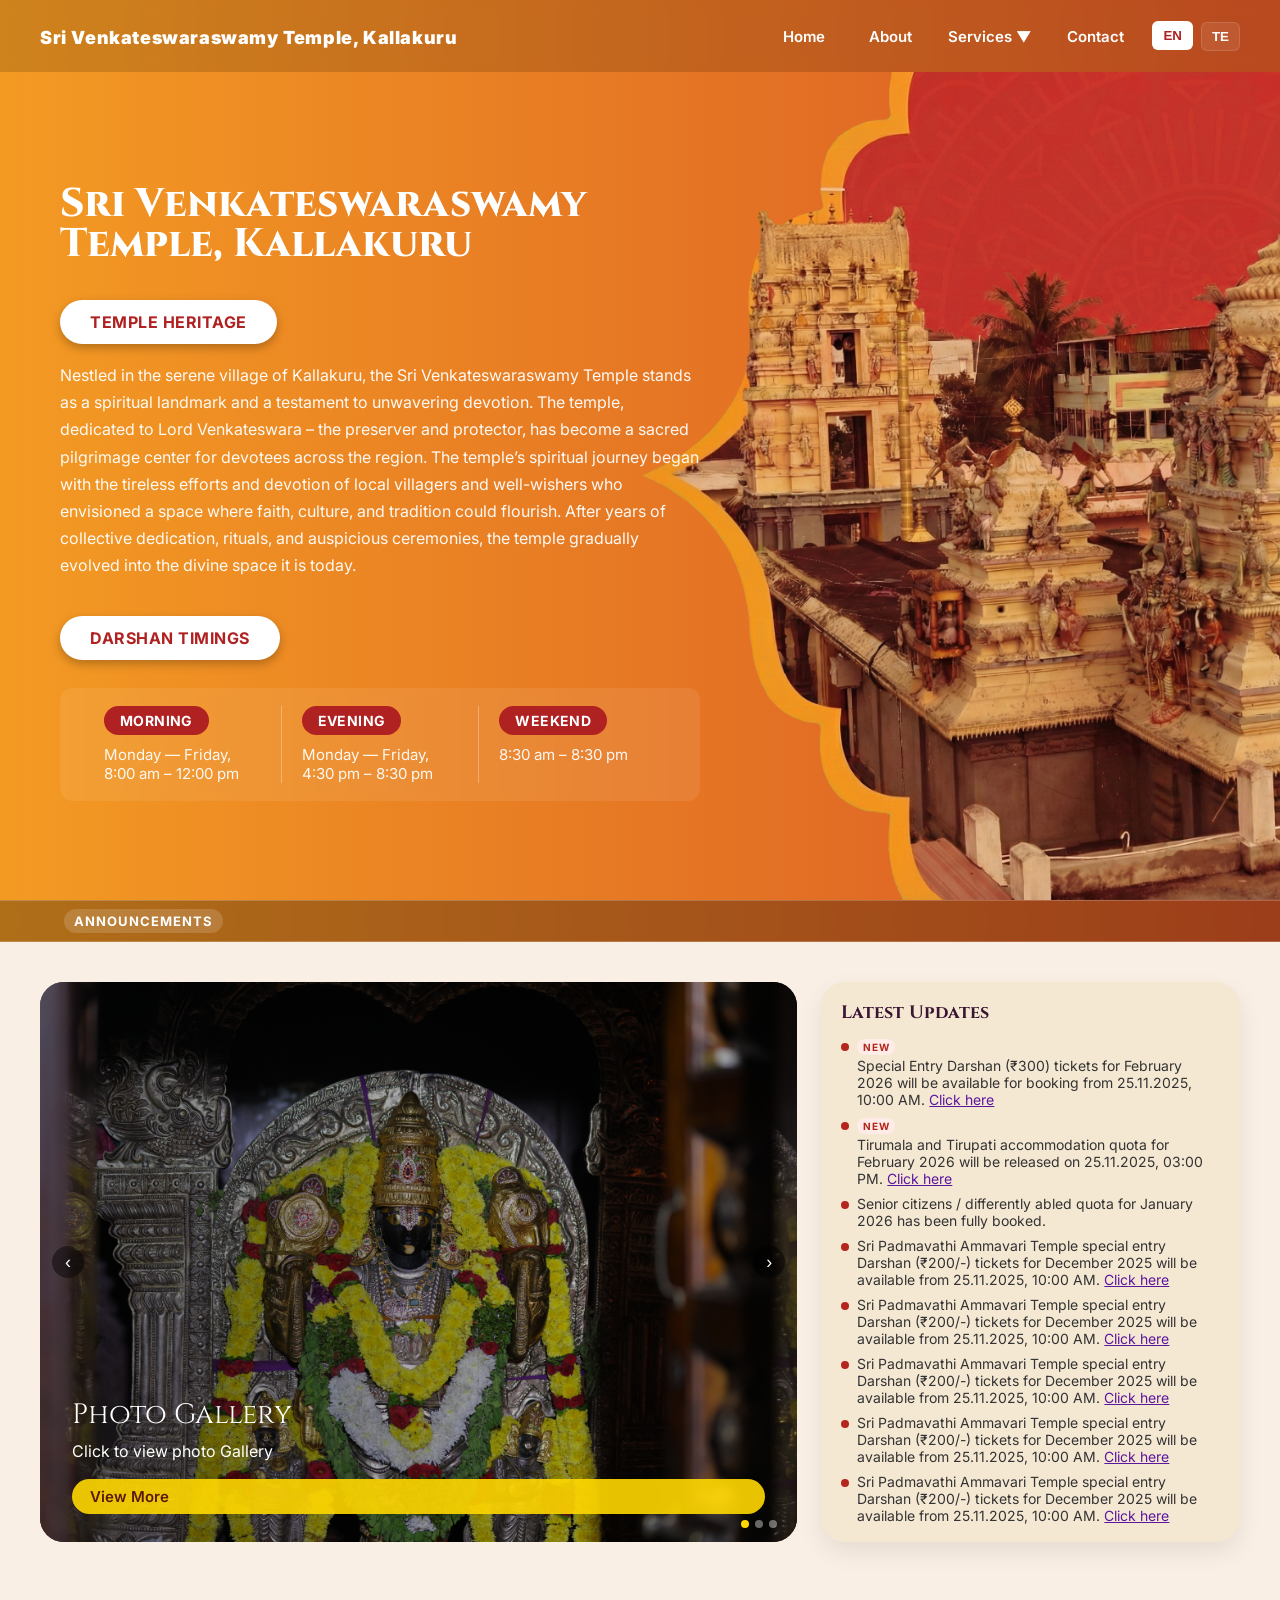
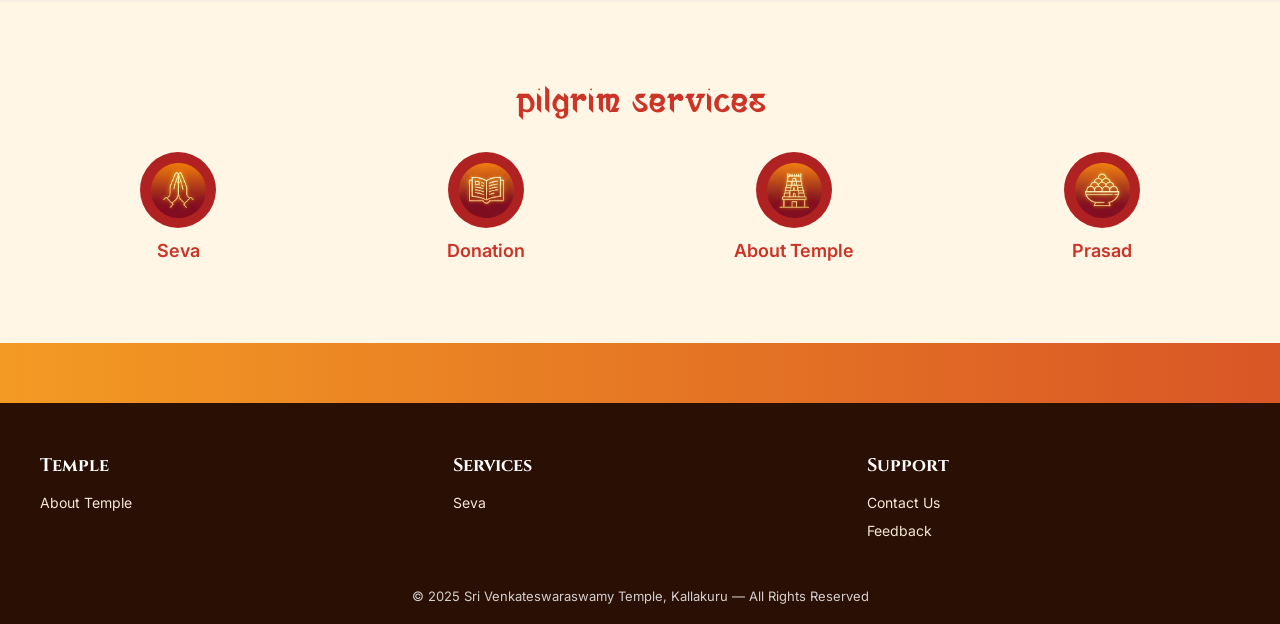
<file: index.html>
<!DOCTYPE html>
<html lang="en">
  <head>
    <meta charset="utf-8" />
    <meta name="viewport" content="width=device-width,initial-scale=1" />
    <title data-i18n="meta.title">Valley Hindu Temple — Curve Visible</title>
    <link rel="stylesheet" href="index.css">
    <!-- Load Google Fonts: Inter, Noto Sans Telugu, Ramabhadra -->
    <link rel="preconnect" href="https://fonts.gstatic.com" crossorigin>
    <link href="https://fonts.googleapis.com/css2?family=Inter:ital,opsz,wght@0,14..32,100..900;1,14..32,100..900&family=Noto+Sans+Telugu:wght@100..900&family=Ramabhadra&display=swap" rel="stylesheet">
    <!-- <style>
      
    </style> -->
  </head>
  <body>
    <!-- ---------------- NAVBAR ---------------- -->
    <div id="navbar-placeholder"></div>

    <!-- ---------------- HERO SECTION ---------------- -->
    <div class="wrap">
      <section class="left">
        <div class="inner">
          <h1 data-i18n="hero.title">Sri Venkateswaraswamy Temple, Kallakuru</h1>

          <div class="cta-pill" data-i18n="cta.heritage">TEMPLE HERITAGE</div>

          <p class="lead" data-i18n="hero.lead">
            Nestled in the serene village of Kallakuru, the Sri Venkateswaraswamy Temple stands as a spiritual landmark and a testament to unwavering devotion. The temple, dedicated to Lord Venkateswara – the preserver and protector, has become a sacred pilgrimage center for devotees across the region. The temple’s spiritual journey began with the tireless efforts and devotion of local villagers and well-wishers who envisioned a space where faith, culture, and tradition could flourish. After years of collective dedication, rituals, and auspicious ceremonies, the temple gradually evolved into the divine space it is today.
          </p>

          <div class="cta-pill" data-i18n="darshan.title">DARSHAN TIMINGS</div>

          <!-- NEW SIDE-BY-SIDE THREE-COLUMN TIMINGS -->
          <div class="timing">
            <div class="timing-grid">
              <div class="timing-col">
                <div class="time-pill" data-i18n="times.morning.label">Morning</div>
                <p data-i18n="times.morning.text">Monday — Friday, 8:00 am – 12:00 pm</p>
              </div>

              <div class="timing-col">
                <div class="time-pill" data-i18n="times.evening.label">Evening</div>
                <p data-i18n="times.evening.text">Monday — Friday, 4:30 pm – 8:30 pm</p>
              </div>

              <div class="timing-col">
                <div class="time-pill" data-i18n="times.weekend.label">Weekend</div>
                <p data-i18n="times.weekend.text">8:30 am – 8:30 pm</p>
              </div>
            </div>
          </div>
        </div>
      </section>

      <aside class="right">
        <img src="hero_banner_desktop.png" alt="Temple artwork" class="hero-img" />
        <div class="mobile-hero-title" data-i18n="hero.title">
          Sri Venkateswaraswamy Temple, Kallakuru
        </div>
      </aside>
    </div>

    <!-- --------- ANNOUNCEMENT BAR (ticker) ---------- -->
    <div class="announcement-bar">
      <div class="announcement-inner">
        <span class="announcement-label" data-i18n="announcement.label">Announcements</span>
        <div class="ticker">
          <div class="ticker-track">
            <span class="ticker-item" data-i18n="announcement.item1">Free health camp this Sunday 9:00 am – 1:00 pm &nbsp;•&nbsp;</span>
            <span class="ticker-item" data-i18n="announcement.item2">Temple closed for maintenance on 15th after 2:00 pm &nbsp;•&nbsp;</span>
            <span class="ticker-item" data-i18n="announcement.item3">Weekly Bhajan every Friday 7:00 pm onwards</span>
          </div>
        </div>
      </div>
    </div>

    <!-- ========= IMAGE CAROUSEL + LATEST UPDATES ========= -->
    <section class="info-section">
      <div class="info-grid">
        <!-- Carousel -->
        <div class="carousel">
          <div class="carousel-inner">
            <div class="carousel-slide active">
              <img src="carousel/pic1.JPG" alt="PIC 1" />
              <div class="carousel-overlay">
                <div class="carousel-title" data-i18n="carousel.slide0.title">Photo Gallery</div>
                <div class="carousel-subtitle" data-i18n="carousel.slide0.subtitle">Click to view photo Gallery</div>
                <span class="carousel-cta" data-i18n="carousel.cta">View More</span>
              </div>
            </div>

            <div class="carousel-slide">
              <img src="carousel/pic2.JPG" alt="Festival" />
              <div class="carousel-overlay">
                <div class="carousel-title" data-i18n="carousel.slide1.title">Festival</div>
                <div class="carousel-subtitle" data-i18n="carousel.slide1.subtitle">Held on 26/11/2025</div>
                <span class="carousel-cta" data-i18n="carousel.cta">View More</span>
              </div>
            </div>

            <div class="carousel-slide">
              <img src="carousel/pic3.JPG" alt="PIC 3" />
              <div class="carousel-overlay">
                <div class="carousel-title" data-i18n="carousel.slide2.title">Recent</div>
                <div class="carousel-subtitle" data-i18n="carousel.slide2.subtitle">Recent</div>
                <span class="carousel-cta" data-i18n="carousel.cta">View More</span>
              </div>
            </div>
          </div>

          <!-- arrows -->
          <button
            class="carousel-arrow left"
            type="button"
            aria-label="Previous slide"
          >
            ‹
          </button>
          <button
            class="carousel-arrow right"
            type="button"
            aria-label="Next slide"
          >
            ›
          </button>

          <!-- dots -->
          <div class="carousel-dots">
            <div class="carousel-dot active" data-index="0"></div>
            <div class="carousel-dot" data-index="1"></div>
            <div class="carousel-dot" data-index="2"></div>
          </div>
        </div>

        <!-- Latest Updates -->
        <aside class="updates-card">
          <h3 data-i18n="updates.title">Latest Updates</h3>
          <ul class="updates-list">
            <li class="updates-item">
              <span class="updates-dot"></span>
              <div class="updates-content" data-i18n="updates.item0"><span class="badge-new">New</span><br />Special Entry Darshan (₹300) tickets for February&nbsp;2026 will be available for booking from 25.11.2025, 10:00&nbsp;AM. <a href="#">Click here</a></div>
            </li>

            <li class="updates-item">
              <span class="updates-dot"></span>
              <div class="updates-content" data-i18n="updates.item1"><span class="badge-new">New</span><br />Tirumala and Tirupati accommodation quota for February&nbsp;2026 will be released on 25.11.2025, 03:00&nbsp;PM. <a href="#">Click here</a></div>
            </li>

            <li class="updates-item">
              <span class="updates-dot"></span>
              <div class="updates-content" data-i18n="updates.item2">Senior citizens / differently abled quota for January&nbsp;2026 has been fully booked.</div>
            </li>

            <li class="updates-item">
              <span class="updates-dot"></span>
              <div class="updates-content" data-i18n="updates.item3">Sri Padmavathi Ammavari Temple special entry Darshan (₹200/-) tickets for December&nbsp;2025 will be available from 25.11.2025, 10:00&nbsp;AM. <a href="#">Click here</a></div>
            </li>

            <li class="updates-item">
              <span class="updates-dot"></span>
              <div class="updates-content" data-i18n="updates.item4">Sri Padmavathi Ammavari Temple special entry Darshan (₹200/-) tickets for December&nbsp;2025 will be available from 25.11.2025, 10:00&nbsp;AM. <a href="#">Click here</a></div>
            </li>

            <li class="updates-item">
              <span class="updates-dot"></span>
              <div class="updates-content" data-i18n="updates.item5">Sri Padmavathi Ammavari Temple special entry Darshan (₹200/-) tickets for December&nbsp;2025 will be available from 25.11.2025, 10:00&nbsp;AM. <a href="#">Click here</a></div>
            </li>

            <li class="updates-item">
              <span class="updates-dot"></span>
              <div class="updates-content" data-i18n="updates.item6">Sri Padmavathi Ammavari Temple special entry Darshan (₹200/-) tickets for December&nbsp;2025 will be available from 25.11.2025, 10:00&nbsp;AM. <a href="#">Click here</a></div>
            </li>

            <li class="updates-item">
              <span class="updates-dot"></span>
              <div class="updates-content" data-i18n="updates.item7">Sri Padmavathi Ammavari Temple special entry Darshan (₹200/-) tickets for December&nbsp;2025 will be available from 25.11.2025, 10:00&nbsp;AM. <a href="#">Click here</a></div>
            </li>
          </ul>
        </aside>
      </div>
    </section>

    <!-- NEW SECTION BELOW HERO -->
    <section class="below">
      <div class="below-inner">
        <h2 data-i18n="services.title">Piligram Services</h2>
      </div>
      <div class="services-grid">
        <a href="seva.html" class="service-card">
          <div class="service-icon">
            <img src="icons/pray.png" alt="Arjitha Sevas" />
          </div>
          <div class="service-label" data-i18n="services.seva">Seva</div>
        </a>    
        <a href="donations.html" class="service-card">
          <div class="service-icon">
            <img src="icons/book.png" alt="Special Darshan" />
          </div>
          <div class="service-label" data-i18n="services.donation">Donation</div>
        </a>

        <a href="about.html" class="service-card">
          <div class="service-icon">
            <img src="icons/temple.png" alt="Accommodation" />
          </div>
          <div class="service-label" data-i18n="services.about">About Temple</div>
        </a>

        <a href="#" class="service-card">
          <div class="service-icon">
            <img src="icons/prasad.png" alt="Special Darshan" />
          </div>
          <div class="service-label" data-i18n="services.prasad">prasad</div>
        </a>

        <!-- duplicate more -->
      </div>
    </section>

    <div id="footer-placeholder"></div>

    <!-- simple JS for carousel -->
    <script src="translations.index.js"></script>
    <script src="index.js"></script>
  </body>
</html>
</file>
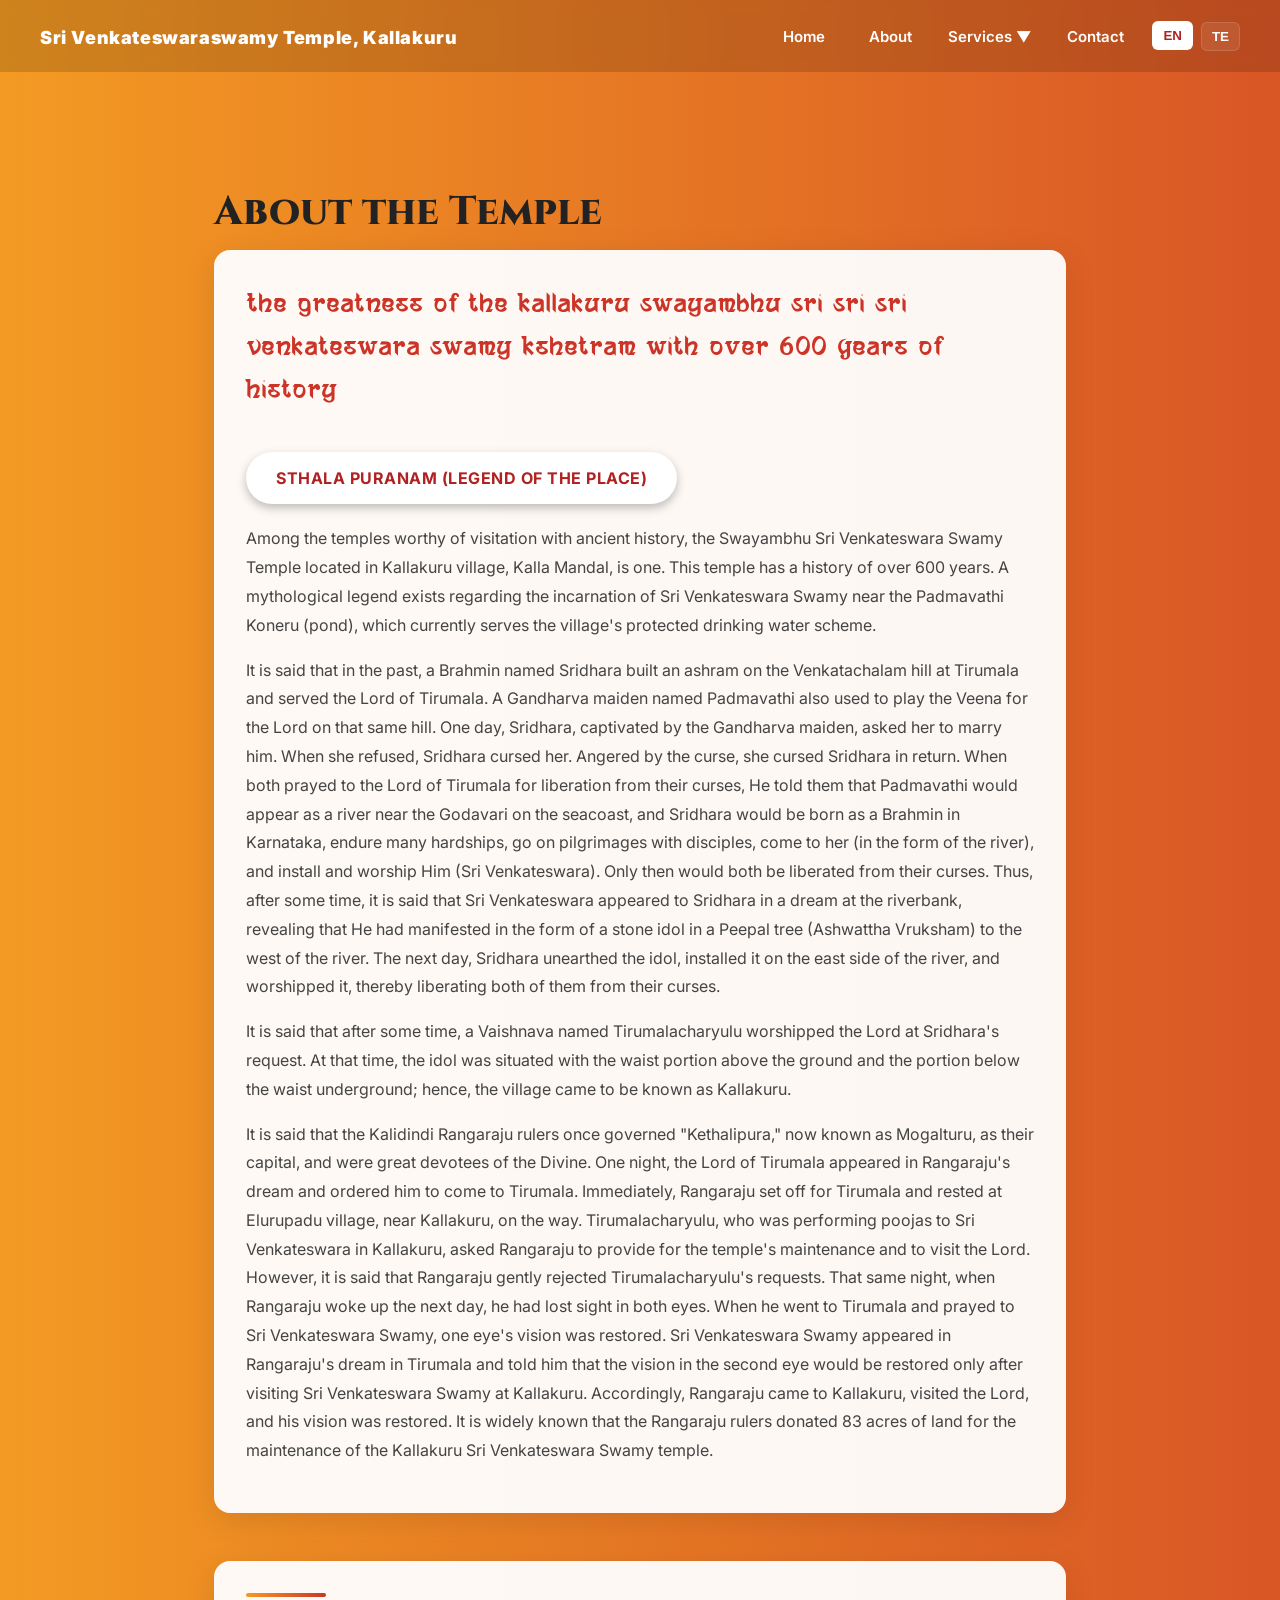
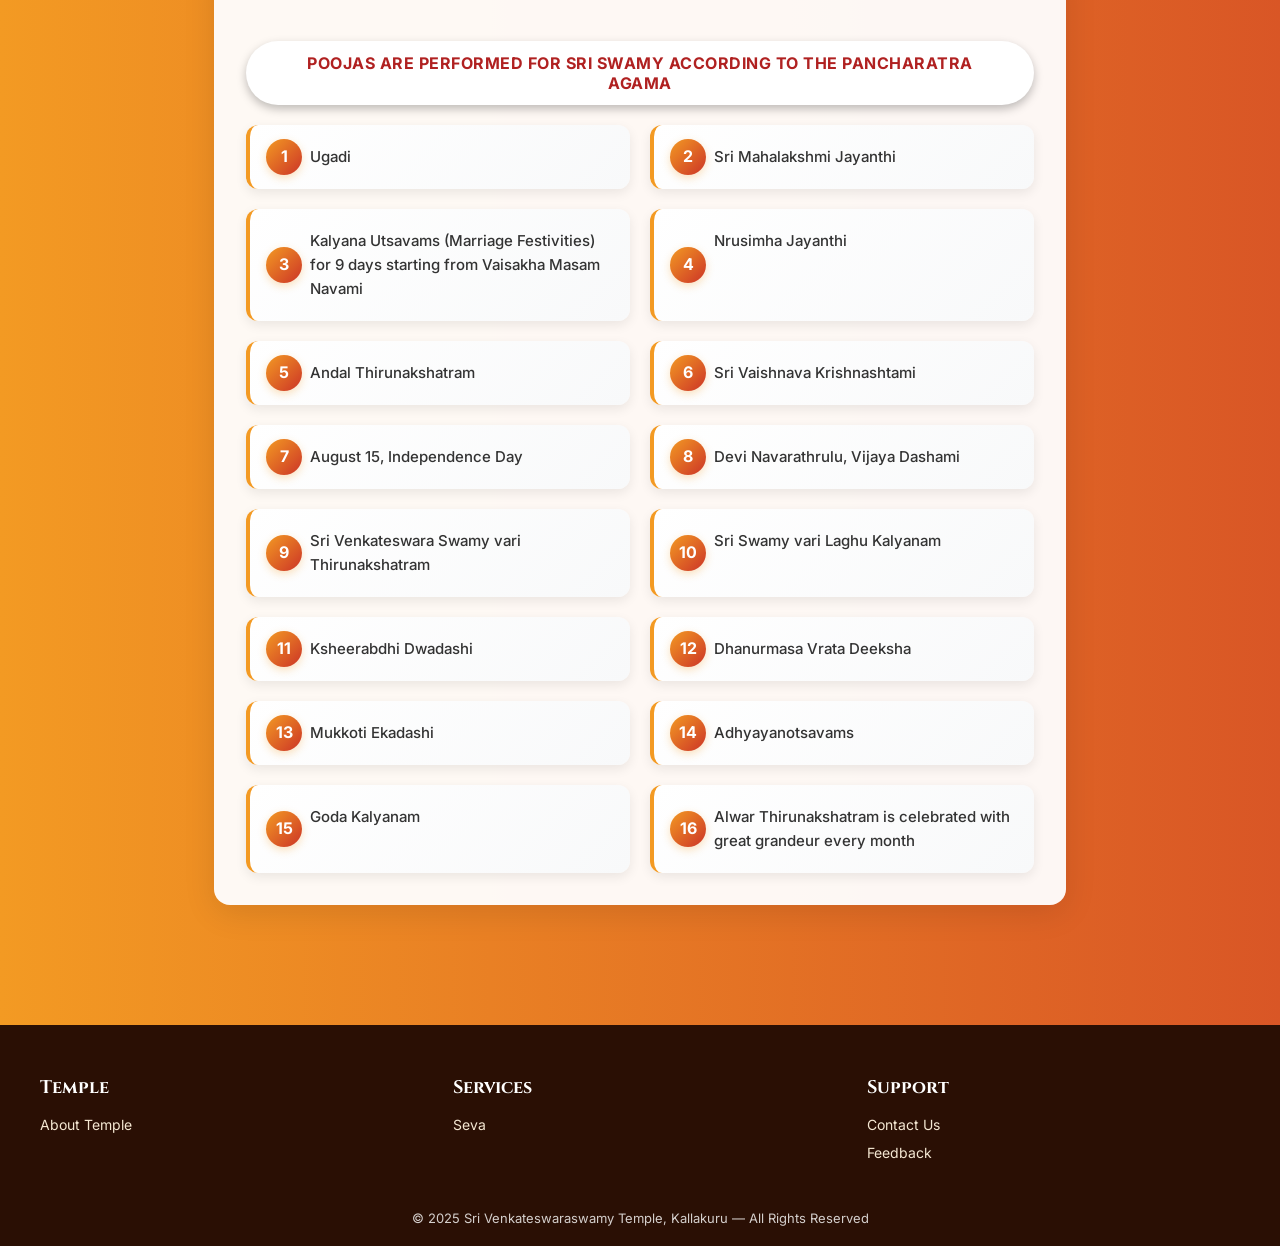
<file: about.html>
<!DOCTYPE html>
<html lang="en">
  <head>
    <meta charset="utf-8" />
    <meta name="viewport" content="width=device-width,initial-scale=1" />
    <title data-i18n="about.meta">About — Sri Venkateswaraswamy Temple</title>
    <link rel="stylesheet" href="index.css">
    <!-- Load Google Fonts: Inter, Noto Sans Telugu, Ramabhadra -->
    <link rel="preconnect" href="https://fonts.gstatic.com" crossorigin>
    <link href="https://fonts.googleapis.com/css2?family=Inter:ital,opsz,wght@0,14..32,100..900;1,14..32,100..900&family=Noto+Sans+Telugu:wght@100..900&family=Ramabhadra&display=swap" rel="stylesheet">
  </head>
  <body>
    <div id="navbar-placeholder"></div>

    <main class="noto-sans-telugu-400" style="padding:120px 24px 60px;max-width:900px;margin:0 auto;color:#222;background:transparent;">
      <h1 data-i18n="about.title" class="ramabhadra-regular noto-sans-telugu-700">About the Temple</h1>

      <section style="margin-top:16px;" data-i18n="about.history" class="noto-sans-telugu-400"> </section>

      <div data-i18n="about.events" class="noto-sans-telugu-400"></div>

    </main>

    <div id="footer-placeholder"></div>

    <script src="translations.about.js"></script>
    <script src="index.js"></script>
  </body>
</html>
</file>
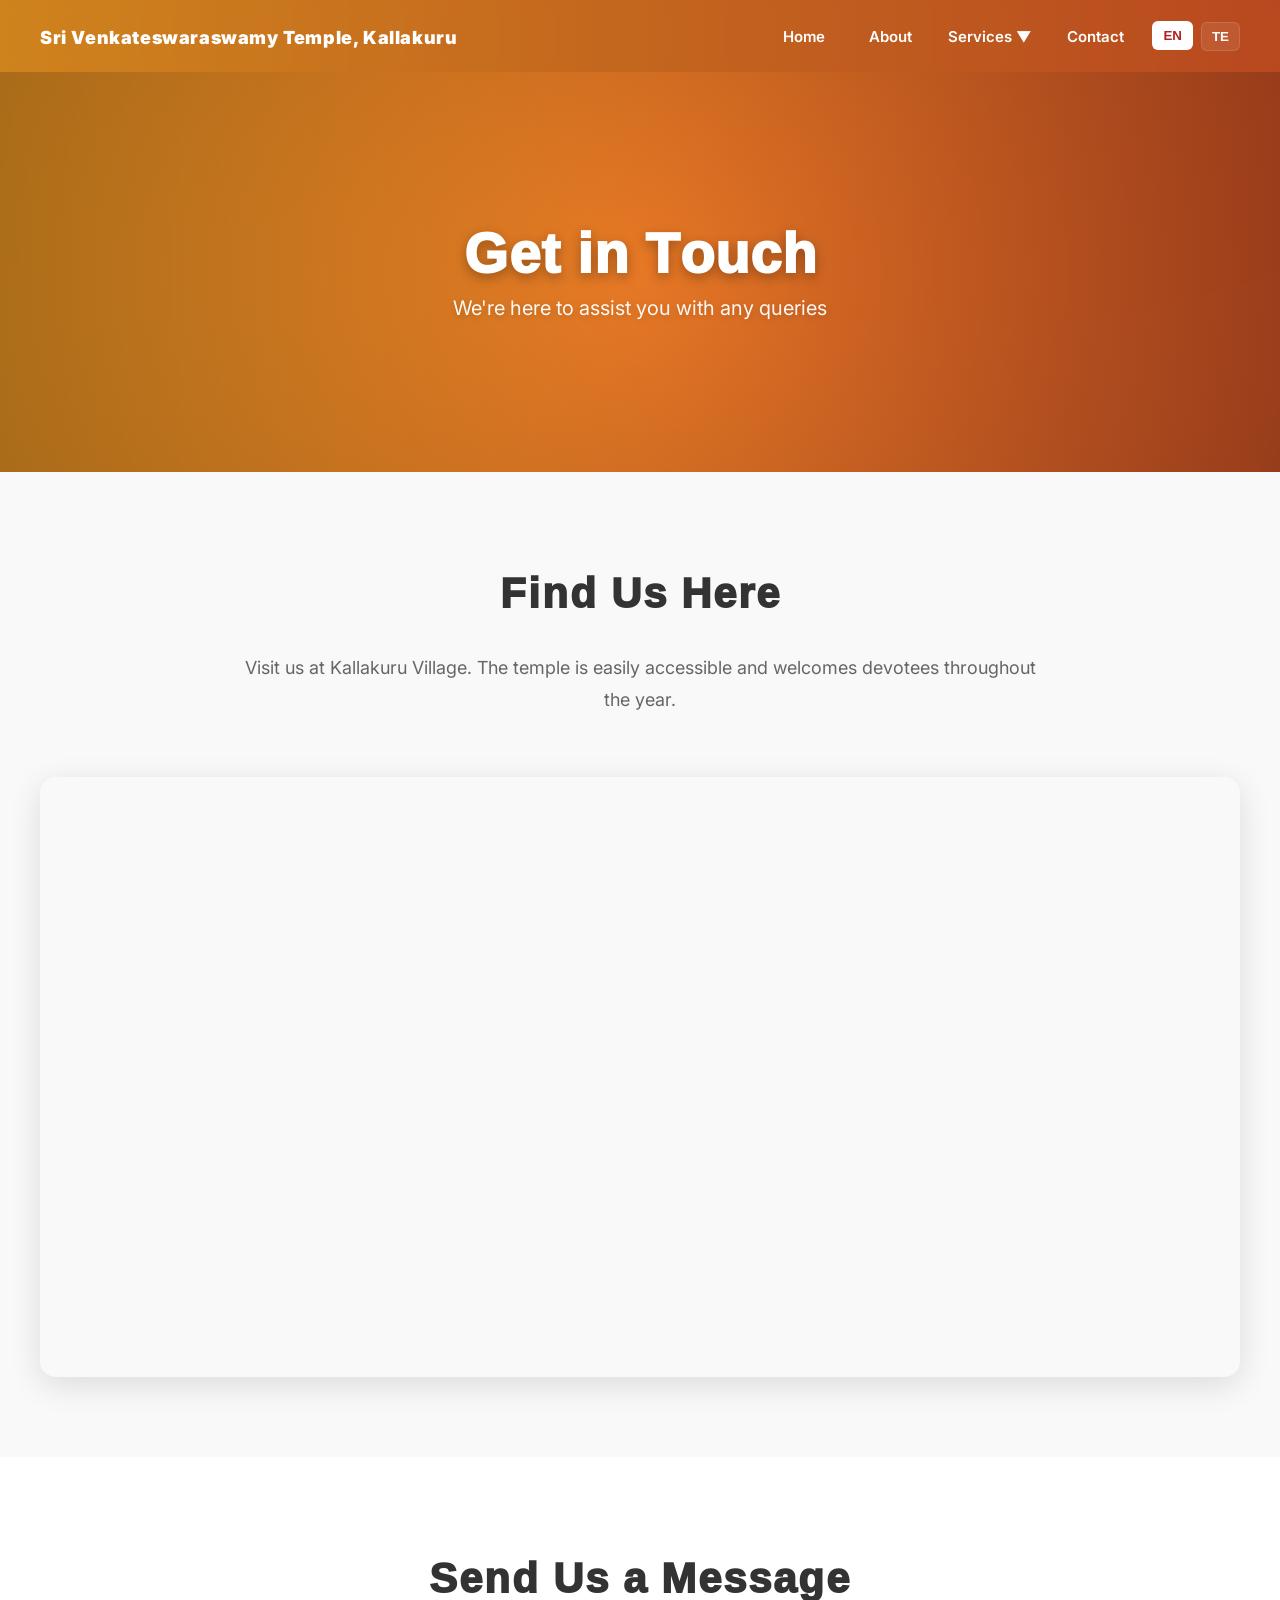
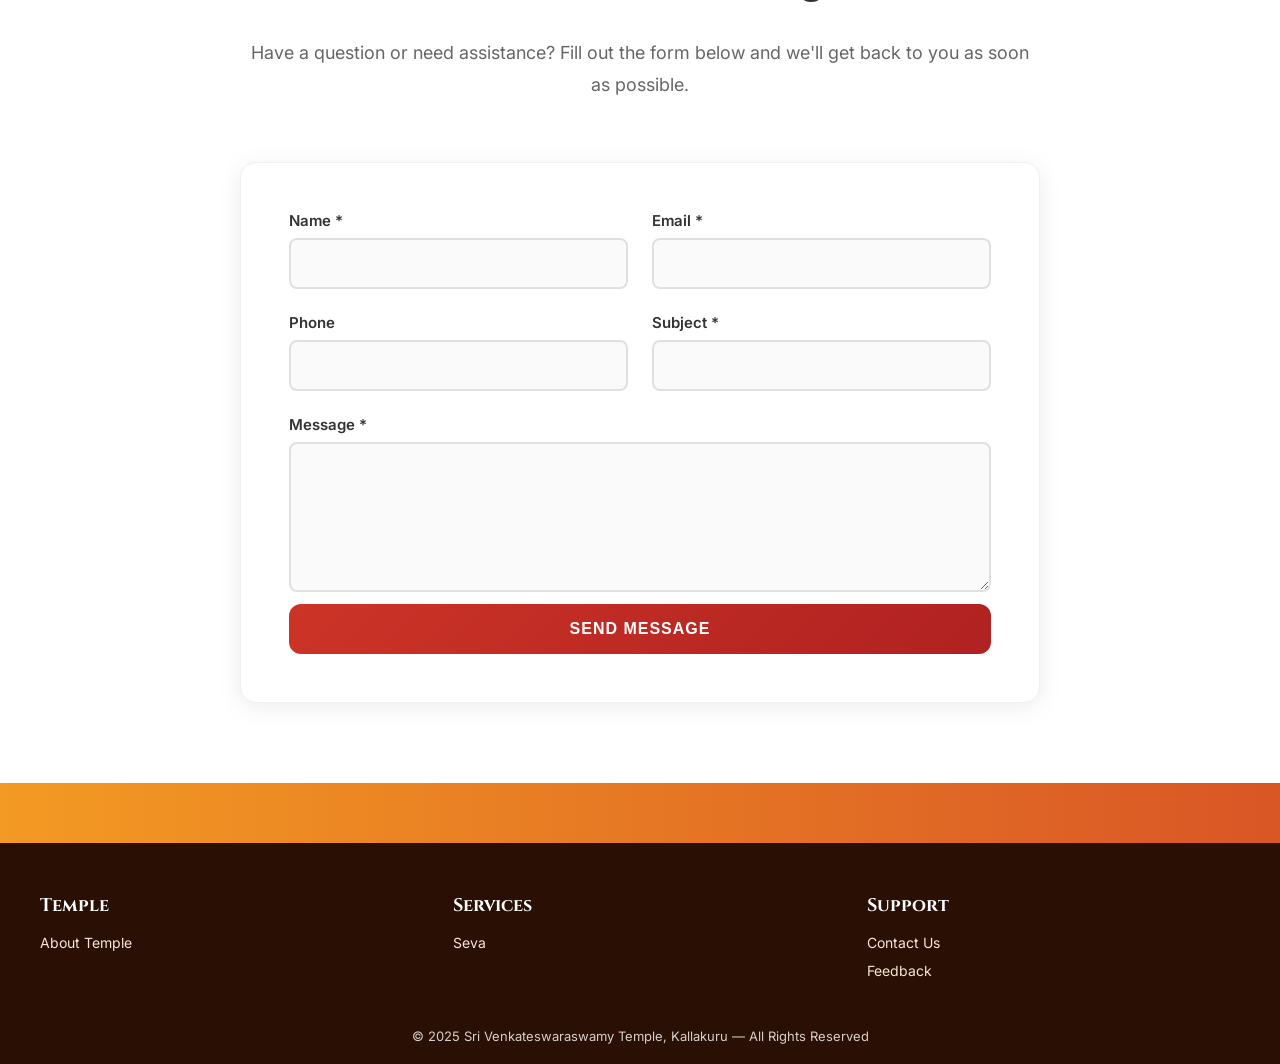
<file: contact.html>
<!DOCTYPE html>
<html lang="en">
<head>
    <meta charset="UTF-8">
    <meta name="viewport" content="width=device-width, initial-scale=1.0">
    <title>Contact Us - Sri Venkateswaraswamy Temple</title>
    <link rel="stylesheet" href="index.css">
    <link href="https://fonts.googleapis.com/css2?family=Inter:wght@400;500;600;700&family=Noto+Sans+Telugu:wght@400;500;600;700&family=Ramabhadra&display=swap" rel="stylesheet">
</head>
<body>
    <!-- Navigation -->
    <div id="navbar-placeholder"></div>

    <!-- Contact Banner -->
    <section class="contact-banner">
        <div class="contact-banner-overlay"></div>
        <div class="contact-banner-content">
            <h1 data-i18n="contact.banner.title">Get in Touch</h1>
            <p data-i18n="contact.banner.subtitle">We're here to assist you with any queries</p>
        </div>
    </section>

    <!-- Contact Information Section -->
    <!-- <section class="contact-info-section">
        <div class="contact-intro">
            <h2 data-i18n="contact.intro.title">Contact Information</h2>
            <p data-i18n="contact.intro.desc">
                Reach out to us for any information about temple services, timings, sevas, or general inquiries. 
                Our team is dedicated to serving you and answering your questions.
            </p>
        </div>

        <div class="contact-details-grid">
            <div class="contact-detail-card">
                <div class="contact-icon">
                    <svg xmlns="http://www.w3.org/2000/svg" width="32" height="32" viewBox="0 0 24 24" fill="none" stroke="currentColor" stroke-width="2" stroke-linecap="round" stroke-linejoin="round">
                        <path d="M21 10c0 7-9 13-9 13s-9-6-9-13a9 9 0 0 1 18 0z"></path>
                        <circle cx="12" cy="10" r="3"></circle>
                    </svg>
                </div>
                <h3 data-i18n="contact.address.title">Address</h3>
                <p data-i18n="contact.address.line1">Kallakuru Village</p>
                <p data-i18n="contact.address.line2">Tenali Mandal, Guntur District</p>
                <p data-i18n="contact.address.line3">Andhra Pradesh - 522264</p>
            </div>

            <div class="contact-detail-card">
                <div class="contact-icon">
                    <svg xmlns="http://www.w3.org/2000/svg" width="32" height="32" viewBox="0 0 24 24" fill="none" stroke="currentColor" stroke-width="2" stroke-linecap="round" stroke-linejoin="round">
                        <path d="M22 16.92v3a2 2 0 0 1-2.18 2 19.79 19.79 0 0 1-8.63-3.07 19.5 19.5 0 0 1-6-6 19.79 19.79 0 0 1-3.07-8.67A2 2 0 0 1 4.11 2h3a2 2 0 0 1 2 1.72 12.84 12.84 0 0 0 .7 2.81 2 2 0 0 1-.45 2.11L8.09 9.91a16 16 0 0 0 6 6l1.27-1.27a2 2 0 0 1 2.11-.45 12.84 12.84 0 0 0 2.81.7A2 2 0 0 1 22 16.92z"></path>
                    </svg>
                </div>
                <h3 data-i18n="contact.phone.title">Phone</h3>
                <p><a href="tel:+918632221234">+91 86322 21234</a></p>
                <p><a href="tel:+918632256789">+91 86322 56789</a></p>
            </div>

            <div class="contact-detail-card">
                <div class="contact-icon">
                    <svg xmlns="http://www.w3.org/2000/svg" width="32" height="32" viewBox="0 0 24 24" fill="none" stroke="currentColor" stroke-width="2" stroke-linecap="round" stroke-linejoin="round">
                        <path d="M4 4h16c1.1 0 2 .9 2 2v12c0 1.1-.9 2-2 2H4c-1.1 0-2-.9-2-2V6c0-1.1.9-2 2-2z"></path>
                        <polyline points="22,6 12,13 2,6"></polyline>
                    </svg>
                </div>
                <h3 data-i18n="contact.email.title">Email</h3>
                <p><a href="mailto:info@kallakurutemple.org">info@kallakurutemple.org</a></p>
                <p><a href="mailto:sevas@kallakurutemple.org">sevas@kallakurutemple.org</a></p>
            </div>

            <div class="contact-detail-card">
                <div class="contact-icon">
                    <svg xmlns="http://www.w3.org/2000/svg" width="32" height="32" viewBox="0 0 24 24" fill="none" stroke="currentColor" stroke-width="2" stroke-linecap="round" stroke-linejoin="round">
                        <circle cx="12" cy="12" r="10"></circle>
                        <polyline points="12 6 12 12 16 14"></polyline>
                    </svg>
                </div>
                <h3 data-i18n="contact.timings.title">Temple Timings</h3>
                <p data-i18n="contact.timings.morning">Morning: 6:00 AM - 12:00 PM</p>
                <p data-i18n="contact.timings.evening">Evening: 4:00 PM - 8:00 PM</p>
            </div>
        </div>
    </section> -->

    <!-- Map Section -->
    <section class="contact-map-section">
        <div class="contact-intro">
            <h2 data-i18n="contact.map.title">Find Us Here</h2>
            <p data-i18n="contact.map.desc">
                Visit us at Kallakuru Village. The temple is easily accessible and welcomes devotees throughout the year.
            </p>
        </div>
        <div class="map-container">
            <iframe src="https://www.google.com/maps/embed?pb=!1m18!1m12!1m3!1d3580.927637732047!2d81.37885667477408!3d16.52768262700249!2m3!1f0!2f0!3f0!3m2!1i1024!2i768!4f13.1!3m3!1m2!1s0x3a362fcc81aa63f5%3A0x68dcb0524a7ec506!2sKallakuru%20Shri%20Venkateswaraswamy%20Temple!5e1!3m2!1sen!2sin!4v1765047563618!5m2!1sen!2sin" 
                    width="100%" 
                    height="600" 
                    style="border:0;" 
                    allowfullscreen="" 
                    loading="lazy" 
                    referrerpolicy="no-referrer-when-downgrade">
            </iframe>
        </div>
    </section>

    <!-- Contact Form Section -->
    <section class="contact-form-section">
        <div class="contact-intro">
            <h2 data-i18n="contact.form.title">Send Us a Message</h2>
            <p data-i18n="contact.form.desc">
                Have a question or need assistance? Fill out the form below and we'll get back to you as soon as possible.
            </p>
        </div>
        <div class="contact-form-container">
            <form class="contact-form" id="contactForm">
                <div class="form-row">
                    <div class="form-group">
                        <label for="name" data-i18n="contact.form.name">Name *</label>
                        <input type="text" id="name" name="name" required>
                    </div>
                    <div class="form-group">
                        <label for="email" data-i18n="contact.form.email">Email *</label>
                        <input type="email" id="email" name="email" required>
                    </div>
                </div>
                <div class="form-row">
                    <div class="form-group">
                        <label for="phone" data-i18n="contact.form.phone">Phone</label>
                        <input type="tel" id="phone" name="phone">
                    </div>
                    <div class="form-group">
                        <label for="subject" data-i18n="contact.form.subject">Subject *</label>
                        <input type="text" id="subject" name="subject" required>
                    </div>
                </div>
                <div class="form-group">
                    <label for="message" data-i18n="contact.form.message">Message *</label>
                    <textarea id="message" name="message" rows="6" required></textarea>
                </div>
                <button type="submit" class="submit-btn" data-i18n="contact.form.submit">Send Message</button>
            </form>
        </div>
    </section>

    <!-- Footer -->
    <div id="footer-placeholder"></div>

    <script src="translations.contact.js"></script>
    <script src="index.js"></script>
    <script>
        // Load navbar and footer
        fetch('navbar.html')
            .then(response => response.text())
            .then(data => {
                document.getElementById('navbar-placeholder').innerHTML = data;
            });

        fetch('footer.html')
            .then(response => response.text())
            .then(data => {
                document.getElementById('footer-placeholder').innerHTML = data;
            });

        // Form submission handler
        document.getElementById('contactForm').addEventListener('submit', function(e) {
            e.preventDefault();
            // Add your form submission logic here
            alert('Thank you for contacting us! We will get back to you soon.');
            this.reset();
        });
    </script>
</body>
</html>
</file>
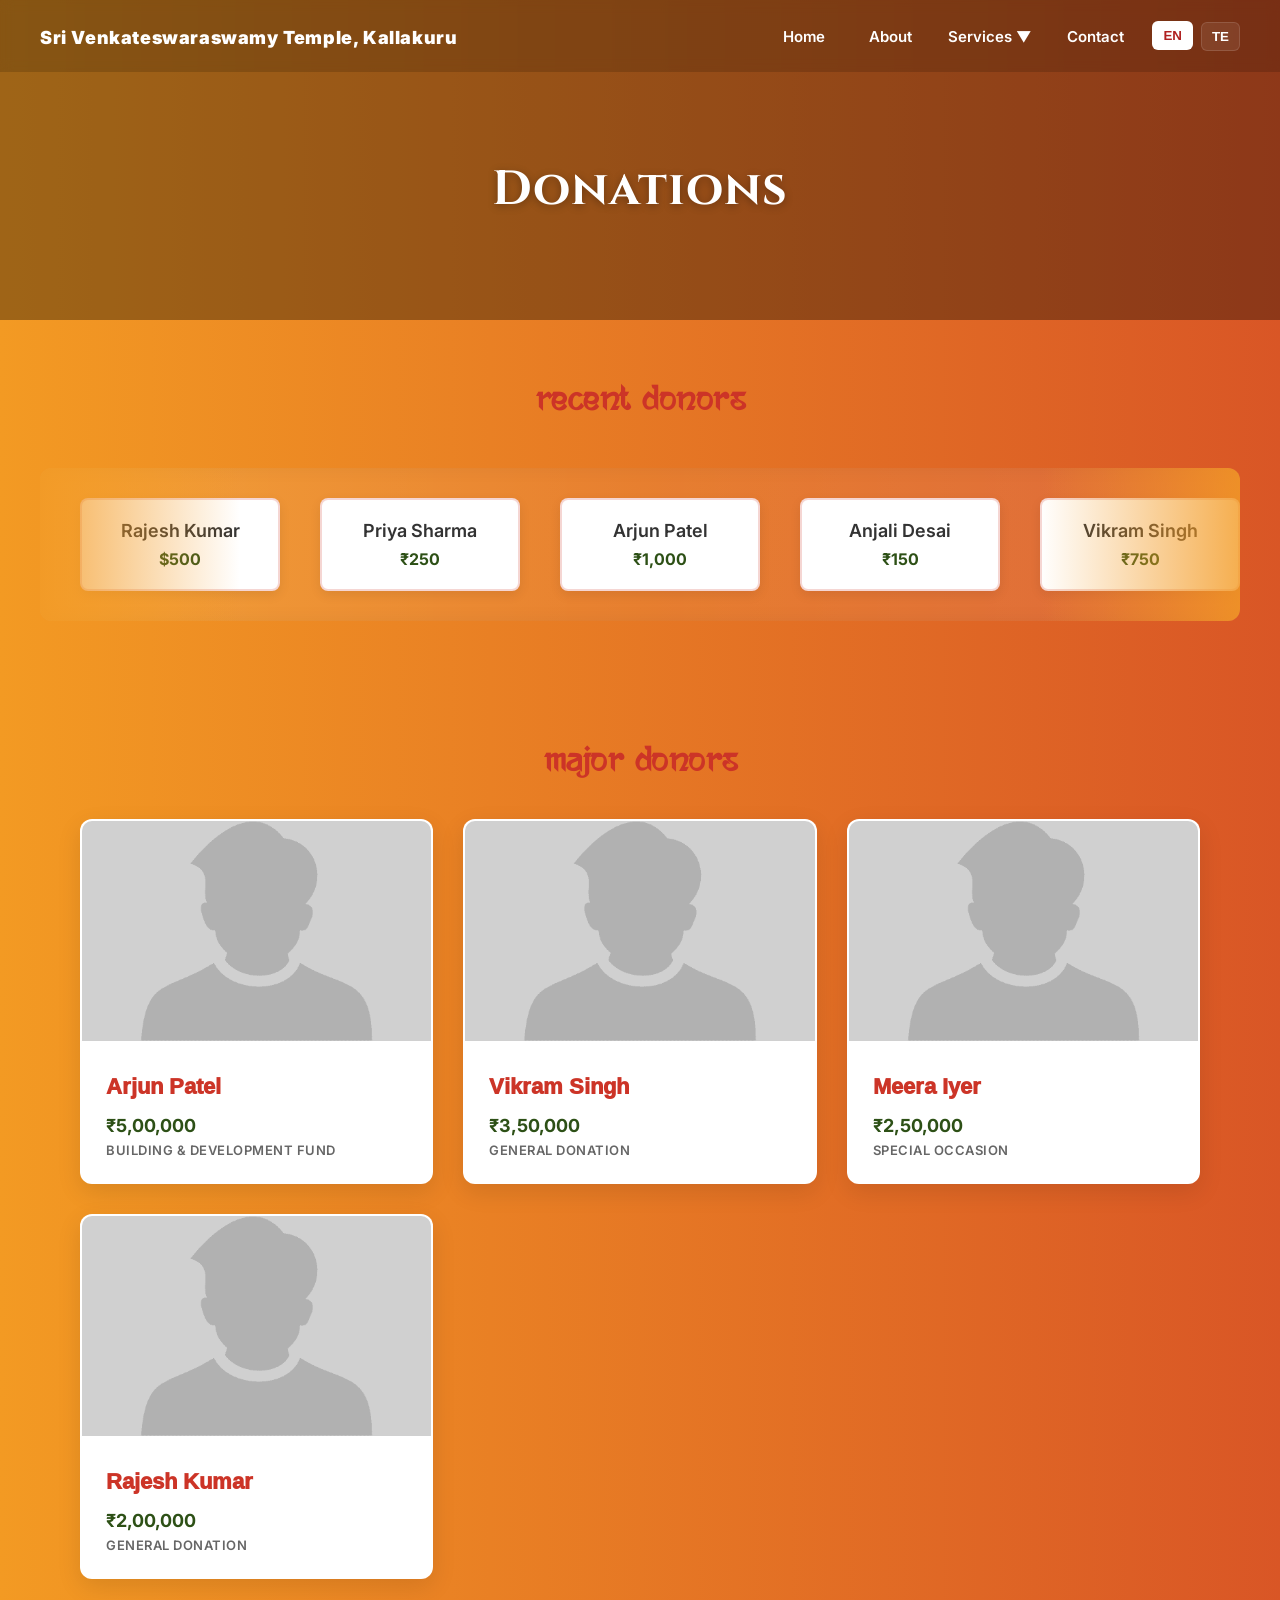
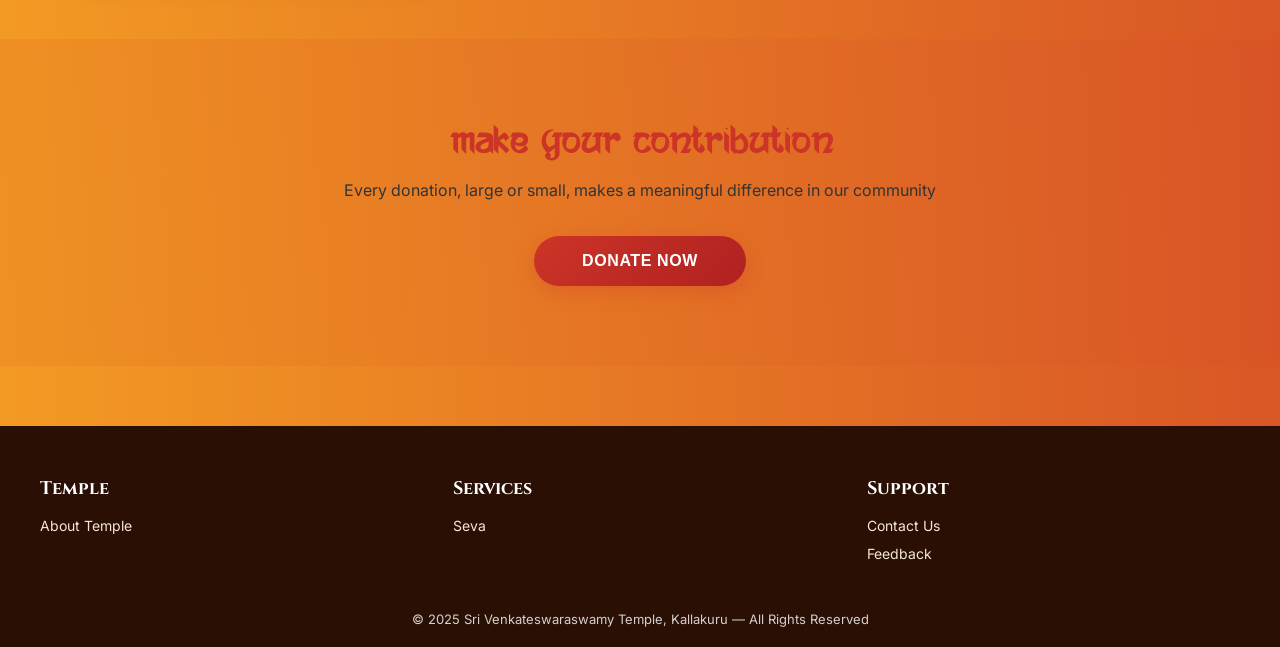
<file: donations.html>
<!DOCTYPE html>
<html lang="en">
  <head>
    <meta charset="utf-8" />
    <meta name="viewport" content="width=device-width,initial-scale=1" />
    <title data-i18n="donations.meta">Donations — Sri Venkateswaraswamy Temple</title>
    <link rel="stylesheet" href="index.css">
    <!-- Load Google Fonts: Inter, Noto Sans Telugu, Ramabhadra -->
    <link rel="preconnect" href="https://fonts.gstatic.com" crossorigin>
    <link href="https://fonts.googleapis.com/css2?family=Inter:ital,opsz,wght@0,14..32,100..900;1,14..32,100..900&family=Noto+Sans+Telugu:wght@100..900&family=Ramabhadra&display=swap" rel="stylesheet">
  </head>
  <body>
    <div id="navbar-placeholder"></div>

    <!-- Donations Banner Section -->
    <section class="donations-banner">
      <div class="donations-banner-overlay"></div>
      <!-- <img src="assests/donations_banner.png" alt="Sri Venkateswaraswamy Temple Donations" class="donations-banner-image"> -->
      <div class="donations-banner-content">
        <h1 data-i18n="donations.title" class="donations-banner-title ramabhadra-regular">Donations</h1>
      </div>
    </section>

    <main class="noto-sans-telugu-400">

      <!-- Recent Donors List Section -->
      <section class="recent-donors-section">
        <h2 data-i18n="donations.recent.title" class="recent-donors-title ramabhadra-regular">Recent Donors</h2>
        <div class="donors-carousel-wrapper">
          <div class="donors-carousel">
            <div class="donor-item">
              <div class="donor-item-name">Rajesh Kumar</div>
              <div class="donor-item-amount">$500</div>
            </div>
            <div class="donor-item">
              <div class="donor-item-name">Priya Sharma</div>
              <div class="donor-item-amount">₹250</div>
            </div>
            <div class="donor-item">
              <div class="donor-item-name">Arjun Patel</div>
              <div class="donor-item-amount">₹1,000</div>
            </div>
            <div class="donor-item">
              <div class="donor-item-name">Anjali Desai</div>
              <div class="donor-item-amount">₹150</div>
            </div>
            <div class="donor-item">
              <div class="donor-item-name">Vikram Singh</div>
              <div class="donor-item-amount">₹750</div>
            </div>
            <div class="donor-item">
              <div class="donor-item-name">Deepa Gupta</div>
              <div class="donor-item-amount">₹300</div>
            </div>
            <div class="donor-item">
              <div class="donor-item-name">Sanjay Reddy</div>
              <div class="donor-item-amount">₹450</div>
            </div>
            <div class="donor-item">
              <div class="donor-item-name">Meera Iyer</div>
              <div class="donor-item-amount">₹600</div>
            </div>
            <div class="donor-item">
              <div class="donor-item-name">Suresh Krishnan</div>
              <div class="donor-item-amount">₹200</div>
            </div>
            <div class="donor-item">
              <div class="donor-item-name">Divya Menon</div>
              <div class="donor-item-amount">₹350</div>
            </div>
            <!-- Duplicate for seamless loop -->
            <div class="donor-item">
              <div class="donor-item-name">Rajesh Kumar</div>
              <div class="donor-item-amount">₹500</div>
            </div>
            <div class="donor-item">
              <div class="donor-item-name">Priya Sharma</div>
              <div class="donor-item-amount">₹250</div>
            </div>
            <div class="donor-item">
              <div class="donor-item-name">Arjun Patel</div>
              <div class="donor-item-amount">₹1,000</div>
            </div>
            <div class="donor-item">
              <div class="donor-item-name">Anjali Desai</div>
              <div class="donor-item-amount">₹150</div>
            </div>
            <div class="donor-item">
              <div class="donor-item-name">Vikram Singh</div>
              <div class="donor-item-amount">₹750</div>
            </div>
            <div class="donor-item">
              <div class="donor-item-name">Deepa Gupta</div>
              <div class="donor-item-amount">₹300</div>
            </div>
            <div class="donor-item">
              <div class="donor-item-name">Sanjay Reddy</div>
              <div class="donor-item-amount">₹450</div>
            </div>
            <div class="donor-item">
              <div class="donor-item-name">Meera Iyer</div>
              <div class="donor-item-amount">₹600</div>
            </div>
            <div class="donor-item">
              <div class="donor-item-name">Suresh Krishnan</div>
              <div class="donor-item-amount">₹200</div>
            </div>
            <div class="donor-item">
              <div class="donor-item-name">Divya Menon</div>
              <div class="donor-item-amount">₹350</div>
            </div>
          </div>
        </div>
      </section>

      <!-- Major Donors Section -->
      <section class="major-donors-section">
        <h2 data-i18n="donations.major.title" class="major-donors-title ramabhadra-regular">Major Donors</h2>
        <div class="major-donors-grid">
          <!-- Major Donor 1 -->
          <div class="major-donor-card">
            <div class="donor-photo">
              <img src="assests/avatar.webp" alt="Arjun Patel" />
            </div>
            <div class="donor-info">
              <h3 class="donor-name">Arjun Patel</h3>
              <p class="donor-amount">₹5,00,000</p>
              <p class="donor-category">Building & Development Fund</p>
            </div>
          </div>

          <!-- Major Donor 2 -->
          <div class="major-donor-card">
            <div class="donor-photo">
              <img src="assests/avatar.webp" alt="Vikram Singh" />
            </div>
            <div class="donor-info">
              <h3 class="donor-name">Vikram Singh</h3>
              <p class="donor-amount">₹3,50,000</p>
              <p class="donor-category">General Donation</p>
            </div>
          </div>

          <!-- Major Donor 3 -->
          <div class="major-donor-card">
            <div class="donor-photo">
              <img src="assests/avatar.webp" alt="Meera Iyer" />
            </div>
            <div class="donor-info">
              <h3 class="donor-name">Meera Iyer</h3>
              <p class="donor-amount">₹2,50,000</p>
              <p class="donor-category">Special Occasion</p>
            </div>
          </div>

          <!-- Major Donor 4 -->
          <div class="major-donor-card">
            <div class="donor-photo">
              <img src="assests/avatar.webp" alt="Rajesh Kumar" />
            </div>
            <div class="donor-info">
              <h3 class="donor-name">Rajesh Kumar</h3>
              <p class="donor-amount">₹2,00,000</p>
              <p class="donor-category">General Donation</p>
            </div>
          </div>
        </div>
      </section>

      <!-- Donation CTA Section -->
      <section class="donation-cta-section">
        <h2 data-i18n="donations.cta.title" class="cta-title ramabhadra-regular">Make Your Contribution</h2>
        <p data-i18n="donations.cta.text" class="cta-text">Every donation, large or small, makes a meaningful difference in our community</p>
        <button data-i18n="donations.cta.button" class="donation-cta-button" onclick="window.open('https://docs.google.com/forms/d/e/1FAIpQLSftT_2j6hC_Fnz_P3rcZkOyuna0Ef18fPXMBXqX20LOZIfEvA/viewform?usp=header', '_blank')">Donate Now</button>
      </section>

    </main>

    <div id="footer-placeholder"></div>

    <script src="translations.donations.js"></script>
    <script src="index.js"></script>
    <script>
      // Load navbar and footer
      fetch('navbar.html')
        .then(response => response.text())
        .then(data => {
          document.getElementById('navbar-placeholder').innerHTML = data;
        });

      fetch('footer.html')
        .then(response => response.text())
        .then(data => {
          document.getElementById('footer-placeholder').innerHTML = data;
        });
    </script>
  </body>
</html>
</file>
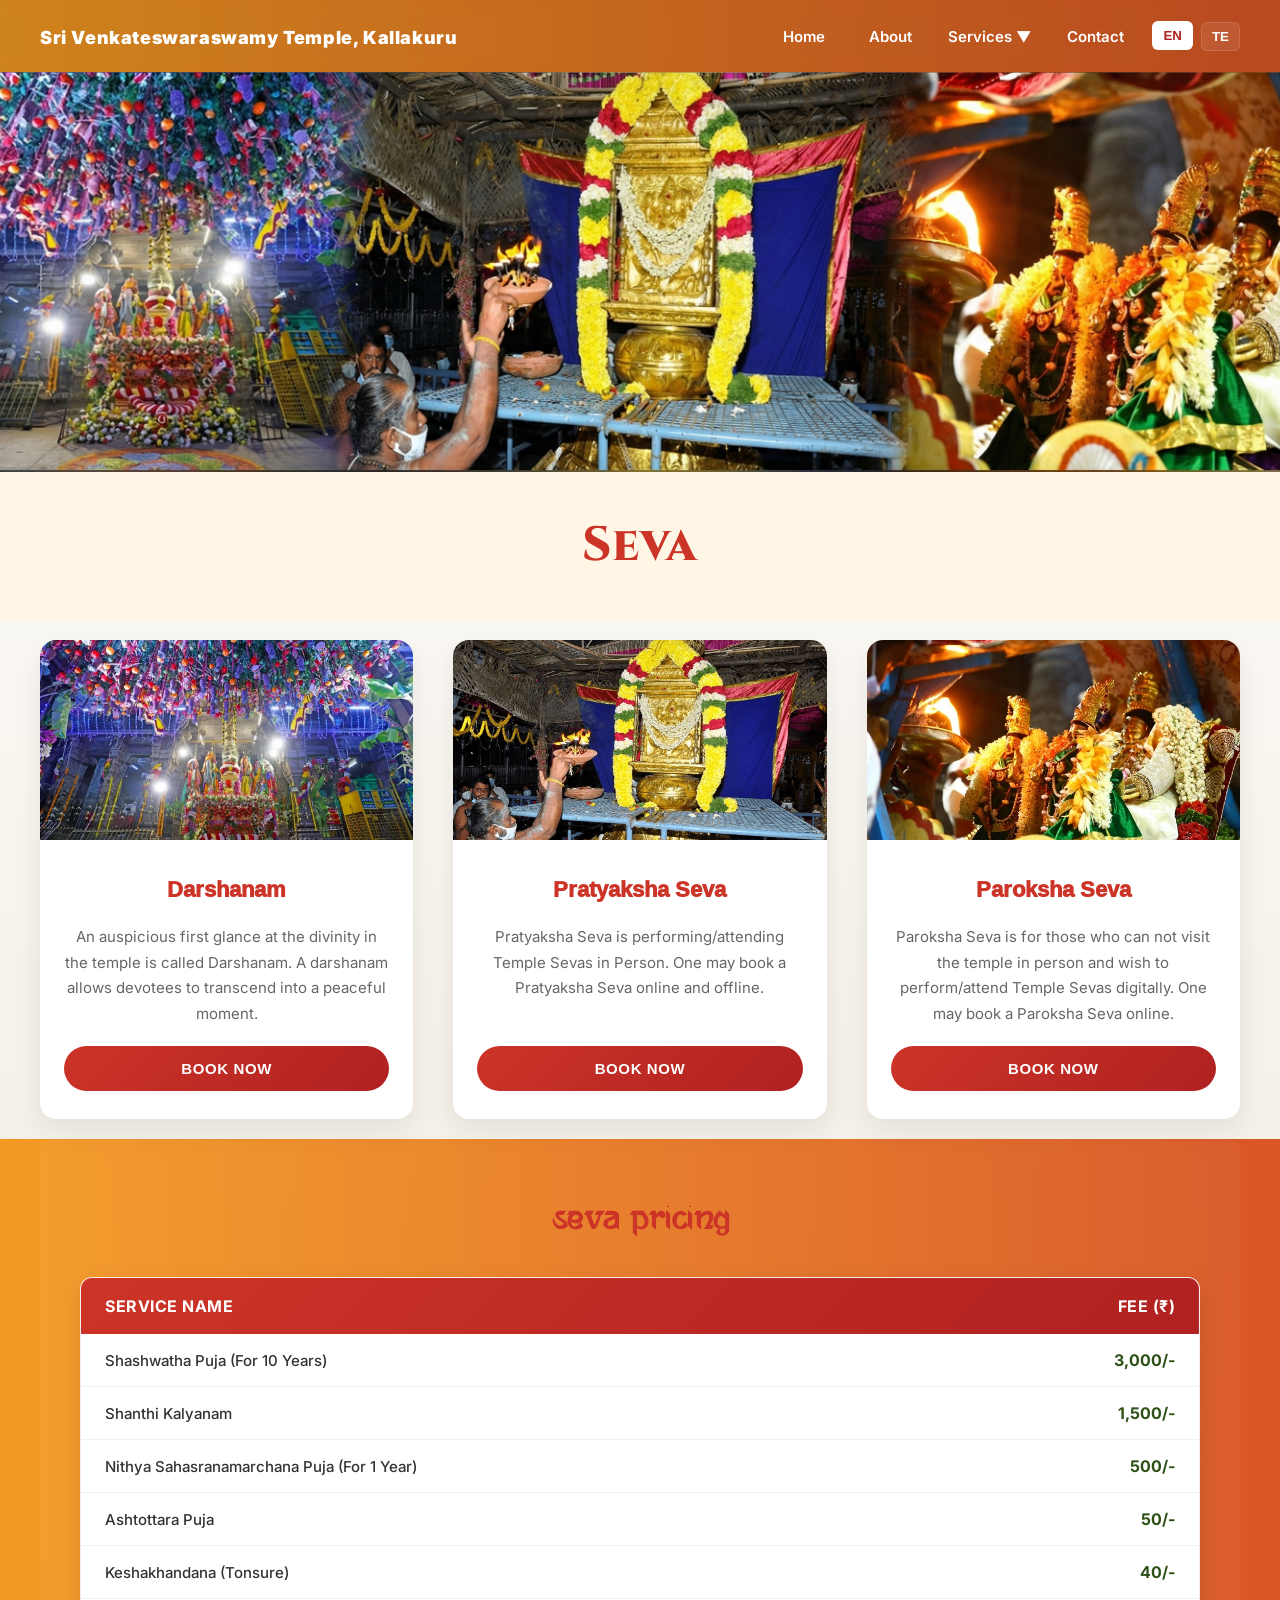
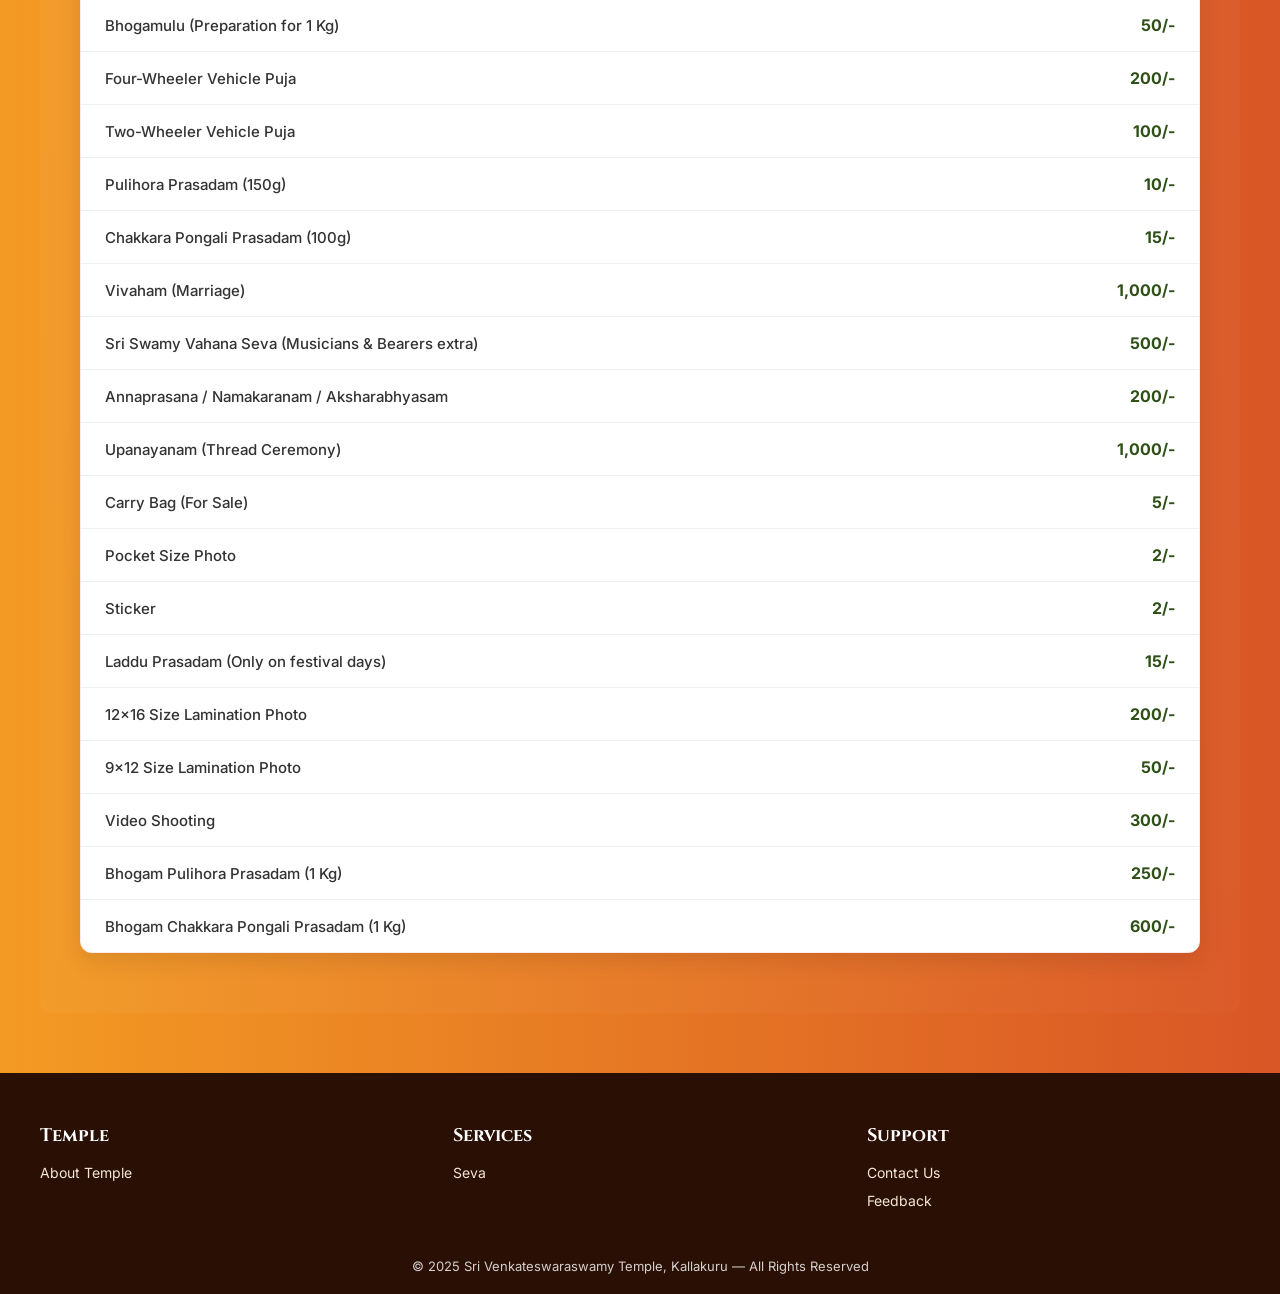
<file: seva.html>
<!DOCTYPE html>
<html lang="en">
  <head>
    <meta charset="utf-8" />
    <meta name="viewport" content="width=device-width,initial-scale=1" />
    <title data-i18n="seva.meta">Seva Services — Sri Venkateswaraswamy Temple</title>
    <link rel="stylesheet" href="index.css">
    <!-- Load Google Fonts: Inter, Noto Sans Telugu, Ramabhadra -->
    <link rel="preconnect" href="https://fonts.gstatic.com" crossorigin>
    <link href="https://fonts.googleapis.com/css2?family=Inter:ital,opsz,wght@0,14..32,100..900;1,14..32,100..900&family=Noto+Sans+Telugu:wght@100..900&family=Ramabhadra&display=swap" rel="stylesheet">
  </head>
  <body>
    <div id="navbar-placeholder"></div>

    <!-- Seva Banner Section -->
    <section class="seva-banner">
      <img src="assests/seva_banner.png" alt="Sri Venkateswaraswamy Temple Seva" class="seva-banner-image">
    </section>

    <main class="noto-sans-telugu-400">
      <!-- Heading -->
      <div class="seva-heading-wrapper">
        <h1 data-i18n="seva.title" class="ramabhadra-regular noto-sans-telugu-700">Seva</h1>
      </div>

      <!-- Seva Cards Section with Light Background -->
      <section class="seva-cards-wrapper">
        <section class="seva-cards-section">
        <div class="seva-cards-grid">
          <!-- Card 1 -->
          <div class="seva-card">
            <div class="seva-card-image">
              <img src="assests/seva_cards/Darshanam.webp" alt="Darshanam" />
            </div>
            <h3 class="seva-card-title" data-i18n="card.darshanam.title">Darshanam</h3>
            <p class="seva-card-description" data-i18n="card.darshanam.desc">An auspicious first glance at the divinity in the temple is called Darshanam. A darshanam allows devotees to transcend into a peaceful moment.</p>
            <!-- <a href="#" class="seva-card-link">Learn More <span>→</span></a> -->
            <button class="seva-card-button" onclick="window.open('https://www.aptemples.org/en-in/devotee/signin?to=devotee-app/online-booking/darshanam', '_blank')">Book Now</button>
          </div>

          <!-- Card 2 -->
          <div class="seva-card">
            <div class="seva-card-image">
              <img src="assests/seva_cards/Pratyaksha Seva.png" alt="Pratyaksha Seva" />
            </div>
            <h3 class="seva-card-title" data-i18n="card.pratyaksha.title">Pratyaksha Seva</h3>
            <p class="seva-card-description" data-i18n="card.pratyaksha.desc">Pratyaksha Seva is performing/attending Temple Sevas in Person. One may book a Pratyaksha Seva online and offline.</p>
            <!-- <a href="#" class="seva-card-link">Learn More <span>→</span></a> -->
            <button class="seva-card-button"  onclick="window.open('https://www.aptemples.org/en-in/devotee/signin?to=devotee-app/online-booking/pratyaksha-seva', '_blank')">Book Now</button>
          </div>

          <!-- Card 3 -->
          <div class="seva-card">
            <div class="seva-card-image">
              <img src="assests/seva_cards/Paroksha Seva.webp" alt="Paroksha Seva" />
            </div>
            <h3 class="seva-card-title" data-i18n="card.paroksha.title">Paroksha Seva</h3>
            <p class="seva-card-description" data-i18n="card.paroksha.desc">Paroksha Seva is for those who can not visit the temple in person and wish to perform/attend Temple Sevas digitally. One may book a Paroksha Seva online.</p>
            <!-- <a href="#" class="seva-card-link">Learn More <span>→</span></a> -->
            <button class="seva-card-button"  onclick="window.open('https://www.aptemples.org/en-in/devotee/signin?to=devotee-app/online-booking/paroksha-seva', '_blank')">Book Now</button>
          </div>
        </div>
      </section>
      </section>

      <!-- Seva Pricing Table Section -->
      <section class="seva-pricing-section">
        <h2 class="seva-pricing-title ramabhadra-regular noto-sans-telugu-700" data-i18n="seva.pricing.title">సేవ రుసుములు</h2>
        <div class="seva-table-container">
          <table class="seva-pricing-table">
            <thead>
              <tr>
                <th data-i18n="seva.pricing.header.service">సేవ పేరు</th>
                <th data-i18n="seva.pricing.header.fee">రుసుము (₹)</th>
              </tr>
            </thead>
            <tbody>
              <tr>
                <td data-i18n="seva.item.1">శాశ్వత పూజ (10 సం||లకు)</td>
                <td>3,000/-</td>
              </tr>
              <tr>
                <td data-i18n="seva.item.2">శాంతి కళ్యాణం</td>
                <td>1,500/-</td>
              </tr>
              <tr>
                <td data-i18n="seva.item.3">నిత్య సహస్రనామార్చన పూజ (1 సం||లకు)</td>
                <td>500/-</td>
              </tr>
              <tr>
                <td data-i18n="seva.item.4">అష్టోత్తర పూజ</td>
                <td>50/-</td>
              </tr>
              <tr>
                <td data-i18n="seva.item.5">కేశఖండన</td>
                <td>40/-</td>
              </tr>
              <tr>
                <td data-i18n="seva.item.6">భోగములు (1 కేజీ తయారు చేయుటకు)</td>
                <td>50/-</td>
              </tr>
              <tr>
                <td data-i18n="seva.item.7">చతుశ్చక్ర వాహనం</td>
                <td>200/-</td>
              </tr>
              <tr>
                <td data-i18n="seva.item.8">ద్విచక్ర వాహనం పూజ</td>
                <td>100/-</td>
              </tr>
              <tr>
                <td data-i18n="seva.item.9">పులిహోర ప్రసాదం (150 గ్రా||)</td>
                <td>10/-</td>
              </tr>
              <tr>
                <td data-i18n="seva.item.10">చక్కర పొంగలి ప్రసాదం (100 గ్రా||)</td>
                <td>15/-</td>
              </tr>
              <tr>
                <td data-i18n="seva.item.11">వివాహము</td>
                <td>1,000/-</td>
              </tr>
              <tr>
                <td data-i18n="seva.item.12">శ్రీ స్వామి వారి వాహన సేవ (భజంత్రీలు, బోయీలు అదనం)</td>
                <td>500/-</td>
              </tr>
              <tr>
                <td data-i18n="seva.item.13">అన్నప్రాసన / నామకరణం / అక్షరాభ్యాసం</td>
                <td>200/-</td>
              </tr>
              <tr>
                <td data-i18n="seva.item.14">ఉపనయనం</td>
                <td>1,000/-</td>
              </tr>
              <tr>
                <td data-i18n="seva.item.15">అమ్మకం క్యారీ బ్యాగ్</td>
                <td>5/-</td>
              </tr>
              <tr>
                <td data-i18n="seva.item.16">పాకెట్ సైజు ఫోటో</td>
                <td>2/-</td>
              </tr>
              <tr>
                <td data-i18n="seva.item.17">స్టిక్కరు</td>
                <td>2/-</td>
              </tr>
              <tr>
                <td data-i18n="seva.item.18">లడ్డు ప్రసాదం (పర్వదినములలో మాత్రమే)</td>
                <td>15/-</td>
              </tr>
              <tr>
                <td data-i18n="seva.item.19">12x16 సైజు లామినేషన్ ఫోటో</td>
                <td>200/-</td>
              </tr>
              <tr>
                <td data-i18n="seva.item.20">9x12 సైజు లామినేషన్ ఫోటో</td>
                <td>50/-</td>
              </tr>
              <tr>
                <td data-i18n="seva.item.21">వీడియో షూటింగ్</td>
                <td>300/-</td>
              </tr>
              <tr>
                <td data-i18n="seva.item.22">భోగం పులిహోర ప్రసాదం (1 కేజీ)</td>
                <td>250/-</td>
              </tr>
              <tr>
                <td data-i18n="seva.item.23">భోగం చక్కర పొంగలి ప్రసాదం (1 కేజీ)</td>
                <td>600/-</td>
              </tr>
            </tbody>
          </table>
        </div>
      </section>

    </main>

    <div id="footer-placeholder"></div>

    <script src="translations.seva.js"></script>
    <script src="index.js"></script>
  </body>
</html>
</file>
<file: index.css>
/* reset */
      * {
        box-sizing: border-box;
        margin: 0;
        padding: 0;
      }
      html,
      body {
        height: 100%;
      }

      :root {
        --nav-height: 72px;
        --bg-main: #fff6e6;
        --bg-alt: #faefe4;
        --bg-card: #f5e8d3; /* control navbar height from one place */
      }

      @font-face {
        font-family: "TempleFont";
        src: url("./fonts/Ananda.ttf") format("truetype");
        font-display: swap;
      }
      @font-face {
        font-family: "Cinzel";
        src: url("./fonts/Cinzel-VariableFont_wght.ttf") format("truetype");
        font-display: swap;
      }

      @font-face {
        font-family: "Inter";
        src: url("./fonts/Inter-VariableFont.ttf") format("truetype");
        font-display: swap;
      }

      /* Continuous warm gradient on the page (single source of truth) */
      body {
        font-family: Inter, system-ui, -apple-system, "Segoe UI", Roboto, Arial;
        background: linear-gradient(90deg, #f39a23, #cc3427, #f39a23);
        background-size: 300% 100%;
        background-repeat: repeat-y;
        color: #fff;
        padding-top: var(--nav-height);
      }

      /* ---------------- NAVBAR ------------------ */
      nav {
        width: 100%;
        height: var(--nav-height);
        padding: 16px 40px;
        background: rgba(0, 0, 0, 0.15);
        backdrop-filter: blur(6px);
        display: flex;
        align-items: center;
        justify-content: space-between;
        position: fixed;
        top: 0;
        left: 0;
        z-index: 50;
      }

      /* Nav inner layout */
      .nav-inner {
        display: flex;
        align-items: center;
        justify-content: space-between;
        width: 100%;
        max-width: 1200px;
        margin: 0 auto;
      }

      .logo a {
        color: #fff;
        text-decoration: none;
        font-weight: 900;
        font-size: 18px;
        letter-spacing: 0.6px;
      }

      .nav-right {
        display: flex;
        align-items: center;
        gap: 20px;
      }

      /* mobile toggle button (hidden on desktop) */
      .nav-toggle {
        display: none;
        background: transparent;
        border: 1px solid rgba(255,255,255,0.08);
        color: #fff;
        padding: 6px 10px;
        border-radius: 6px;
        font-size: 18px;
        cursor: pointer;
      }

      .lang-toggle {
        display: flex;
        gap: 8px;
        align-items: center;
      }

      .lang-btn {
        background: rgba(255,255,255,0.08);
        color: #fff;
        border: 1px solid rgba(255,255,255,0.12);
        padding: 6px 10px;
        border-radius: 6px;
        font-weight: 700;
        cursor: pointer;
        transition: background 0.18s, color 0.18s, transform 0.12s;
      }

      .lang-btn.active,
      .lang-btn:hover {
        background: #fff;
        color: #b02121;
        transform: translateY(-1px);
      }

      nav .logo {
        font-size: 22px;
        font-weight: 800;
        letter-spacing: 0.5px;
      }

      nav ul {
        list-style: none;
        display: flex;
        align-items: center;
        gap: 28px;
      }

      nav ul li a {
        color: #fff;
        text-decoration: none;
        padding: 6px 8px;
        display: inline-block;
      }

      nav ul li {
        position: relative;
        font-size: 15px;
        font-weight: 600;
        cursor: pointer;
      }

      /* hover underline */
      nav ul li:not(.dropdown):after {
        content: "";
        position: absolute;
        left: 0;
        bottom: -4px;
        width: 0%;
        height: 2px;
        background: #fff;
        transition: 0.3s;
      }
      nav ul li:hover:after {
        width: 100%;
      }

      /* DROPDOWN */
      .dropdown-label {
        cursor: pointer;
        display: inline-block;
        color: #fff;
        text-decoration: none;
        position: relative;
      }

      .dropdown-label:after {
        content: "";
        position: absolute;
        left: 0;
        bottom: -4px;
        width: 0%;
        height: 2px;
        background: #fff;
        transition: 0.3s;
      }

      .dropdown:hover .dropdown-label:after {
        width: 100%;
      }

      .dropdown:hover .drop-menu {
        opacity: 1;
        pointer-events: auto;
        transform: translateY(0px);
      }

      .drop-menu {
        position: absolute;
        top: calc(100% + 2px);
        left: 0;
        background: rgba(0, 0, 0, 0.28);
        backdrop-filter: blur(6px);
        padding: 10px 0;
        border-radius: 8px;
        min-width: 140px;
        opacity: 0;
        pointer-events: none;
        transform: translateY(10px);
        transition: 0.25s ease;
        z-index: 75;
      }

      .drop-menu:before {
        content: '';
        position: absolute;
        top: -10px;
        left: 0;
        right: 0;
        height: 10px;
        background: transparent;
      }

      .drop-menu a {
        display: block;
        padding: 8px 16px;
        text-decoration: none;
        color: #fff;
        font-size: 14px;
        white-space: nowrap;
      }
      .drop-menu a:hover {
        background: rgba(255, 255, 255, 0.12);
      }

      /* MOBILE NAV (handled at 900px breakpoint below) */
      @media (max-width: 700px) {
        nav {
          padding: 10px 16px;
        }
        nav ul {
          gap: 14px;
        }
      }

      /* ------------ PAGE LAYOUT ------------- */
      .wrap {
        position: relative;
        min-height: calc(100vh - var(--nav-height));
        width: 100%;
        display: flex;
        align-items: flex-start;
        padding-left: 60px;
        padding-right: 38vw; /* keeps text away from image */
        padding-top: 40px;
        padding-bottom: 40px;
      }

      .left {
        max-width: 640px;
        z-index: 2;
      }

      .left .inner {
        max-width: 760px;
        padding-top: var(
          --nav-height
        ); /* push ALL content below fixed nav on desktop */
      }

      h1 {
        font-family: "Cinzel", serif;
        font-size: 40px;
        line-height: 1;
        margin-bottom: 18px;
        font-weight: 800;
      }
      h2 {
        font-family: "TempleFont", serif;
        letter-spacing: 2px;
      }

      p.lead {
        color: rgba(255, 255, 255, 0.95);
        line-height: 1.7;
        margin-bottom: 18px;
      }

      .right {
        position: absolute;
        top: 0;
        right: 0;
        width: 50vw;
        height: 100%; /* match .wrap height instead of 100vh */
        overflow: hidden;
      }

      .hero-img {
        width: 100%;
        height: 100%;
        object-fit: cover;
        object-position: left center;
        pointer-events: none;
      }

      @media (max-width: 900px) {
        .wrap {
          flex-direction: column-reverse;
          align-items: center;
          justify-content: flex-start;
          padding: 0;
          margin: 0;
        }

        /* Responsive navbar: show hamburger, collapse links */
        nav {
          padding: 10px 16px;
        }

        .nav-toggle {
          display: inline-block;
        }

        .logo a {
          font-size: 16px;
        }

        .nav-right > ul {
          display: flex;
          visibility: hidden;
          opacity: 0;
          transform: translateY(-8px);
          position: fixed;
          top: var(--nav-height);
          right: 0;
          left: 0;
          background: rgba(0,0,0,0.95);
          flex-direction: column;
          gap: 0;
          padding: 12px 16px 20px;
          z-index: 60;
          max-height: calc(100vh - var(--nav-height));
          overflow: auto;
          transition: opacity 0.22s ease, transform 0.22s ease, visibility 0.22s;
        }

        nav.mobile-open .nav-right > ul {
          visibility: visible;
          opacity: 1;
          transform: translateY(0);
        }

        .nav-right > ul li {
          padding: 8px 0;
        }

        .nav-right > ul li a {
          display: block;
          padding: 8px 10px;
        }

        /* Mobile: make dropdown items flow inside the menu (no absolute positioning)
           and collapse by default. Tapping the header toggles the .open class. */
        .drop-menu {
          position: static;
          background: transparent;
          padding: 0 0 12px 12px;
          border-radius: 0;
          min-width: auto;
          opacity: 1;
          transform: none;
          pointer-events: auto;
          display: none;
        }

        .dropdown.open > .drop-menu {
          display: block;
        }

        .drop-menu a {
          padding: 8px 12px;
          display: block;
          color: #fff;
        }

        .lang-toggle {
          order: 2;
          width: 100%;
          justify-content: center;
          margin-top: 8px;
        }

        .right {
          width: 100%;
          position: relative;
          height: auto;
          margin: 0;
          padding: 0;
        }

        /* remove top & bottom extra space around image */
        .hero-img {
          width: 100%;
          height: auto;
          max-height: none;
          margin: 0;
          padding: 0;
          object-fit: cover;
          object-position: center;
          content: url("hero_banner_mobile.jpg");
        }

        .left {
          width: 100%;
          padding: 20px;
          text-align: center;
          margin: 0;
          position: relative;
          z-index: 2;
        }

        /* remove padding gap between image and content */
        .left .inner {
          max-width: 640px;
          padding-top: 0;
          display: flex;
          flex-direction: column;
          align-items: center;
          justify-content: flex-start;
        }

        .left h1 {
          display: none;
        }

        .mobile-hero-title {
          font-family: "Cinzel", serif;
          animation: fadeSlide 1.2s ease-out forwards;
          opacity: 0;
          position: absolute;
          bottom: 8px;
          left: 50%;
          transform: translateX(-50%);
          font-size: 26px;
          font-weight: 900;
          color: white;
          text-shadow: 0px 4px 10px rgba(0, 0, 0, 0.6);
          text-align: center;
        }

        .lead {
          font-size: 15px;
          line-height: 1.6;
        }

        .cta-pill {
          font-size: 14px;
          padding: 8px 20px;
          margin: 18px auto;
          display: inline-block;
        }

        .time-pill {
          font-size: 13px;
          padding: 6px 14px;
        }

        .timing-col p {
          font-size: 13px;
        }

        .timing {
          margin-top: 10px;
          width: 100%;
          max-width: 640px;
          margin-left: auto;
          margin-right: auto;
        }

        .timing-grid {
          align-items: center;
          text-align: center;
          justify-content: center;
        }

        /* place language toggle into normal flow on small screens */
        .lang-toggle {
          position: static !important;
          top: auto;
          right: auto;
          margin: 8px 0;
          justify-content: center;
        }

        .lang-btn {
          padding: 6px 8px;
        }
      }

      /* ------- ANNOUNCEMENT TICKER -------- */
      .announcement-bar {
        width: 100%;
        background: rgba(0, 0, 0, 0.28);
        border-top: 1px solid rgba(255, 255, 255, 0.2);
        border-bottom: 1px solid rgba(255, 255, 255, 0.2);
        padding: 8px 0;
        backdrop-filter: blur(4px);
      }

      .announcement-inner {
        max-width: 1200px;
        margin: 0 auto;
        display: flex;
        align-items: center;
        gap: 16px;
        padding: 0 24px;
        overflow: hidden;
      }

      .announcement-label {
        font-size: 13px;
        font-weight: 700;
        text-transform: uppercase;
        letter-spacing: 1px;
        padding: 4px 10px;
        border-radius: 999px;
        background: rgba(255, 255, 255, 0.15);
        white-space: nowrap;
      }

      .ticker {
        flex: 1;
        overflow: hidden;
        position: relative;
        white-space: nowrap;
      }

      .ticker-track {
        display: inline-block;
        padding-left: 100%;
        animation: ticker-slide 20s linear infinite;
        font-size: 14px;
      }

      .ticker-item {
        margin-right: 40px;
      }

      .announcement-inner:hover .ticker-track {
        animation-play-state: paused;
      }

      @keyframes ticker-slide {
        0% {
          transform: translateX(0%);
        }
        100% {
          transform: translateX(-100%);
        }
      }

      /* ====== IMAGE CAROUSEL + LATEST UPDATES SECTION ====== */

      .info-section {
        padding: 40px 40px 60px 40px;
        background: var(--bg-alt); /* soft background behind cards */
        color: #222;
      }

      .info-grid {
        max-width: 1200px;
        margin: 0 auto;
        display: flex; /* flex instead of grid for equal heights */
        gap: 24px;
        align-items: stretch;
      }

      /* ---- Carousel ---- */
      .carousel {
        position: relative;
        border-radius: 24px;
        overflow: hidden;
        background: #000;

        /* 16:9 aspect ratio */
        aspect-ratio: 16 / 9;
        width: 100%;
        height: auto;

        flex: 2 1 0;
      }

      .carousel-inner {
        position: relative;
        width: 100%;
        height: 100%;
      }

      .carousel-slide {
        position: absolute;
        inset: 0;
        opacity: 0;
        transition: opacity 0.6s ease;
      }

      .carousel-slide.active {
        opacity: 1;
      }

      .carousel-slide img {
        width: 100%;
        height: 100%;
        object-fit: cover;
        display: block;
      }

      .carousel-overlay {
        position: absolute;
        inset: 0;
        background: linear-gradient(
          to right,
          rgba(0, 0, 0, 0.55),
          rgba(0, 0, 0, 0.1)
        );
        display: flex;
        flex-direction: column;
        justify-content: flex-end;
        padding: 28px 32px;
        color: #fff;
      }

      .carousel-title {
        font-family: "Cinzel", serif;
        font-size: 28px;
        margin-bottom: 8px;
      }

      .carousel-subtitle {
        font-size: 16px;
        margin-bottom: 18px;
      }

      .carousel-cta {
        font-weight: 600;
        font-size: 15px;
        padding: 8px 18px;
        border-radius: 999px;
        background: rgba(255, 215, 0, 0.9);
        color: #5b1909;
        display: inline-block;
      }

      .carousel-dots {
        position: absolute;
        bottom: 14px;
        right: 20px;
        display: flex;
        gap: 6px;
      }

      .carousel-dot {
        width: 8px;
        height: 8px;
        border-radius: 50%;
        background: rgba(255, 255, 255, 0.4);
        cursor: pointer;
      }

      .carousel-dot.active {
        background: #ffd700;
      }

      .carousel-arrow {
        position: absolute;
        top: 50%;
        transform: translateY(-50%);
        width: 32px;
        height: 32px;
        border-radius: 999px;
        border: none;
        background: rgba(0, 0, 0, 0.45);
        color: #fff;
        font-size: 18px;
        cursor: pointer;
        display: flex;
        align-items: center;
        justify-content: center;
      }

      .carousel-arrow.left {
        left: 12px;
      }

      .carousel-arrow.right {
        right: 12px;
      }

      /* ---- Latest Updates ---- */
      .updates-card {
        background: var(--bg-card);
        border-radius: 24px;
        padding: 18px 20px;
        box-shadow: 0 10px 24px rgba(0, 0, 0, 0.08);
        display: flex;
        flex-direction: column;
        flex: 1 1 0; /* shares height with carousel */
      }

      .updates-card h3 {
        font-family: "Cinzel", serif;
        font-size: 18px;
        margin-bottom: 12px;
        color: #3a1533;
      }

      .updates-list {
        list-style: none;
        padding-right: 4px;
        flex: 1 1 auto; /* fill remaining height */
        overflow-y: auto; /* scroll INSIDE list */
      }

      .updates-item {
        display: flex;
        align-items: flex-start;
        gap: 8px;
        font-size: 14px;
        margin-bottom: 8px;
        color: #333;
      }

      .updates-item:last-child {
        margin-bottom: 0;
      }

      .updates-dot {
        width: 8px;
        height: 8px;
        display: block;
        border-radius: 50%;
        background: #b3261e;
        margin-top: 6px;
        flex: 0 0 auto;
      }

      .updates-content a {
        color: #5b179e;
        text-decoration: underline;
      }

      .badge-new {
        display: inline-block;
        font-size: 10px;
        font-weight: 700;
        text-transform: uppercase;
        letter-spacing: 0.06em;
        padding: 2px 6px;
        border-radius: 999px;
        background: #ffebe8;
        color: #b3261e;
        margin-bottom: 2px;
      }

      @media (max-width: 900px) {
        .carousel {
          aspect-ratio: auto; /* ignore 16:9 for small screens */
          height: 500px; /* or 240 / 260px if you want taller */
          flex: none; /* <--- ADD THIS LINE to stop it from collapsing */
          width: 100%;
        }

        .carousel-inner {
          height: 100%; /* make slides fill the new height */
        }
        .info-section {
          padding: 30px 16px 40px 16px;
        }

        .info-grid {
          flex-direction: column; /* stack carousel + updates */
        }

        .updates-card {
          height: 260px; /* enough to show ~5 items */
        }
      }

      /* ------- SECTION BELOW HERO -------- */
      .below {
        width: 100%;
        padding: 80px 40px;
        background: var(--bg-main);
        color: #222;
      }

      .below-inner {
        max-width: 900px;
        margin: auto;
        text-align: center;
      }

      .below h2 {
        font-size: 32px;
        font-weight: 800;
        margin-bottom: 18px;
        color: #cc3427;
      }

      .below p {
        font-size: 18px;
        line-height: 1.7;
        color: #444;
      }

      @media (max-width: 700px) {
        .below {
          padding: 50px 20px;
        }
        .below h2 {
          font-size: 26px;
        }
        .below p {
          font-size: 16px;
        }

        .announcement-inner {
          padding: 0 12px;
          gap: 10px;
        }

        .announcement-label {
          display: none; /* optional: hide label on very small screens */
        }
      }

      /* --- MAIN WHITE PILLS (Mandir Info / Darshan Timings) */
      .cta-pill {
        display: inline-block;
        background: #ffffff;
        color: #b02121; /* deep temple red */
        font-weight: 700;
        padding: 10px 28px;
        border-radius: 50px;
        font-size: 16px;
        border: 2px solid rgba(255, 255, 255, 0.5);
        box-shadow: 0px 4px 10px rgba(0, 0, 0, 0.25);
        margin: 18px 0;
        text-align: center;
        letter-spacing: 0.5px;
        text-transform: uppercase;
        transition: transform 0.2s ease, box-shadow 0.2s ease;
      }

      .cta-pill:hover {
        transform: translateY(-3px);
        box-shadow: 0px 6px 14px rgba(0, 0, 0, 0.3);
        cursor: pointer;
      }

      /* --- TIMING CARD --- */
      .timing {
        margin-top: 10px;
        background: rgba(255, 255, 255, 0.08);
        padding: 18px 24px;
        border-radius: 12px;
        backdrop-filter: blur(3px);
        font-size: 15px;
      }

      .timing-grid {
        display: flex;
      }

      .timing-col {
        flex: 1;
        padding: 0 20px;
      }

      /* vertical line between columns */
      .timing-col + .timing-col {
        border-left: 1px solid rgba(255, 255, 255, 0.3);
      }

      .timing-col p {
        margin-top: 10px;
        color: rgba(255, 255, 255, 0.94);
      }

      /* Mini red labels */
      .time-pill {
        display: inline-block;
        background: #b02121;
        color: #fff;
        font-weight: 700;
        padding: 6px 16px;
        border-radius: 999px;
        font-size: 14px;
        text-transform: uppercase;
        letter-spacing: 0.4px;
      }

      @media (max-width: 1200px) {
        .left .inner,
        .timing {
          max-width: 640px;
          margin-left: auto;
          margin-right: auto;
        }
      }

      @keyframes fadeSlide {
        0% {
          opacity: 0;
          transform: translateX(-50%) translateY(20px);
        }
        100% {
          opacity: 1;
          transform: translateX(-50%) translateY(0);
        }
      }

      /* services */

      .services-grid {
        margin-top: 32px;
        display: grid;
        grid-template-columns: repeat(4, 1fr);
        gap: 32px;
      }
      .service-card {
        text-align: center;
        text-decoration: none;
        color: #222;
        cursor: pointer;
        display: flex;
        flex-direction: column;
        align-items: center;
      }
      .service-icon {
        width: 76px;
        height: 76px;
        border-radius: 50%;
        margin: 0 auto 10px auto;
        background: #b02121;
        display: flex;
        align-items: center;
        justify-content: center;
        transition: transform 0.25s ease;
      }

      .service-icon img {
        max-width: 55px;
        max-height: 55px;
        width: auto;
        height: auto;
        object-fit: contain;
        display: block;
      }

      /* Only icon hover effect */
      .service-card:hover .service-icon {
        transform: scale(1.12);
      }

      .service-icon-symbol {
        font-size: 22px;
        font-weight: 700;
        color: var(--bg-card);
      }

      .service-label {
        color: #cc3427;
        font-size: 18px;
        font-weight: 600;
        line-height: 1.4;
      }

      @media (max-width: 768px) {
        .services-grid {
          grid-template-columns: repeat(2, 1fr);
        }
      }

      @media (max-width: 480px) {
        .services-grid {
          grid-template-columns: repeat(1, 1fr);
        }
      }

      /* ---------- FOOTER ---------- */

      .site-footer {
        background: #2a0f04;
        color: #fff;
        padding: 50px 40px 20px;
        margin-top: 60px;
      }

      .footer-container {
        max-width: 1200px;
        margin: auto;
        display: grid;
        grid-template-columns: repeat(3, 1fr);
        gap: 40px;
      }

      .footer-section h4 {
        margin-bottom: 14px;
        font-size: 18px;
        font-weight: 700;
        font-family: "Cinzel", serif;
      }

      .footer-section ul {
        list-style: none;
        padding: 0;
        margin: 0;
      }

      .footer-section ul li {
        margin-bottom: 8px;
      }

      .footer-section ul li a {
        text-decoration: none;
        color: #f5e8d3;
        font-size: 14px;
        transition: color 0.25s ease;
      }

      .footer-section ul li a:hover {
        color: #ffd381;
      }

      .footer-bottom {
        margin-top: 40px;
        text-align: center;
        font-size: 13px;
        opacity: 0.8;
      }

      /* Responsive Footer */
      @media (max-width: 768px) {
        .footer-container {
          grid-template-columns: 1fr;
          text-align: center;
        }
      }

      /* ============================================
         ABOUT PAGE - EVENTS SECTION STYLING
         ============================================ */

      /* Container for the events section */
      [data-i18n="about.events"] {
        margin-top: 48px;
        padding: 32px;
        background: rgba(255, 255, 255, 0.95);
        border-radius: 16px;
        box-shadow: 0 8px 32px rgba(0, 0, 0, 0.1);
      }

      /* Styled ordered list with multi-grid layout */
      [data-i18n="about.events"] ol {
        list-style: none;
        padding: 0;
        margin: 0;
        display: grid;
        grid-template-columns: repeat(auto-fit, minmax(280px, 1fr));
        gap: 20px;
        counter-reset: event-counter;
      }

      /* Individual list items */
      [data-i18n="about.events"] ol li {
        counter-increment: event-counter;
        position: relative;
        padding: 20px 24px 20px 60px;
        background: linear-gradient(135deg, #fff 0%, #f8f9fa 100%);
        border-radius: 12px;
        border-left: 4px solid #f39a23;
        box-shadow: 0 4px 12px rgba(0, 0, 0, 0.08);
        transition: all 0.3s ease;
        color: #333;
        font-size: 15px;
        line-height: 1.6;
        font-weight: 500;
      }

      /* Hover effect for list items */
      [data-i18n="about.events"] ol li:hover {
        transform: translateY(-4px);
        box-shadow: 0 8px 20px rgba(243, 154, 35, 0.2);
        border-left-color: #cc3427;
      }

      /* Custom number styling */
      [data-i18n="about.events"] ol li::before {
        content: counter(event-counter);
        position: absolute;
        left: 16px;
        top: 50%;
        transform: translateY(-50%);
        width: 36px;
        height: 36px;
        background: linear-gradient(135deg, #f39a23 0%, #cc3427 100%);
        border-radius: 50%;
        display: flex;
        align-items: center;
        justify-content: center;
        color: #fff;
        font-weight: 700;
        font-size: 16px;
        box-shadow: 0 3px 8px rgba(243, 154, 35, 0.3);
      }

      /* Section heading before the list */
      [data-i18n="about.events"]::before {
        content: "";
        display: block;
        width: 80px;
        height: 4px;
        background: linear-gradient(90deg, #f39a23, #cc3427);
        margin-bottom: 24px;
        border-radius: 2px;
      }

      /* Tablet responsiveness */
      @media (max-width: 768px) {
        [data-i18n="about.events"] {
          padding: 24px 20px;
          margin-top: 32px;
        }

        [data-i18n="about.events"] ol {
          grid-template-columns: repeat(auto-fit, minmax(240px, 1fr));
          gap: 16px;
        }

        [data-i18n="about.events"] ol li {
          padding: 16px 20px 16px 56px;
          font-size: 14px;
        }

        [data-i18n="about.events"] ol li::before {
          width: 32px;
          height: 32px;
          font-size: 14px;
          left: 14px;
        }
      }

      /* Mobile responsiveness */
      @media (max-width: 480px) {
        [data-i18n="about.events"] {
          padding: 20px 16px;
          margin-top: 24px;
          border-radius: 12px;
        }

        [data-i18n="about.events"] ol {
          grid-template-columns: 1fr;
          gap: 12px;
        }

        [data-i18n="about.events"] ol li {
          padding: 14px 16px 14px 52px;
          font-size: 13px;
        }

        [data-i18n="about.events"] ol li::before {
          width: 28px;
          height: 28px;
          font-size: 13px;
          left: 12px;
        }
      }

      /* History section styling for consistency */
      [data-i18n="about.history"] {
        background: rgba(255, 255, 255, 0.95);
        padding: 32px;
        border-radius: 16px;
        box-shadow: 0 8px 32px rgba(0, 0, 0, 0.1);
        color: #333;
        line-height: 1.8;
      }

      [data-i18n="about.history"] h2 {
        color: #cc3427;
        margin-bottom: 20px;
      }

      [data-i18n="about.history"] p {
        margin-bottom: 16px;
        color: #444;
      }

      @media (max-width: 768px) {
        [data-i18n="about.history"] {
          padding: 24px 20px;
        }
      }

      @media (max-width: 480px) {
        [data-i18n="about.history"] {
          padding: 20px 16px;
          border-radius: 12px;
        }
      }

      /* ========== SEVA PAGE STYLING ========== */

      /* Seva Banner */
      .seva-banner {
        width: 100%;
        height: 400px;
        overflow: hidden;
        position: relative;
        margin-top: 0;
      }

      .seva-banner-image {
        width: 100%;
        height: 100%;
        object-fit: cover;
        object-position: center;
        display: block;
      }

      /* Seva Heading Wrapper */
      .seva-heading-wrapper {
        text-align: center;
        padding: 50px 24px;
        background: #fff6e6;
      }

      .seva-heading-wrapper h1 {
        font-size: 48px;
        color: #cc3427;
        margin: 0;
        letter-spacing: 1px;
      }

      /* Seva Cards Wrapper with Light Background */
      .seva-cards-wrapper {
        background: linear-gradient(180deg, #faf8f3 0%, #f5f0e8 100%);
        padding: 20px 24px;
      }

      .seva-cards-section {
        max-width: 1200px;
        margin: 0 auto;
      }

      .seva-cards-grid {
        display: grid;
        grid-template-columns: repeat(auto-fit, minmax(300px, 1fr));
        gap: 40px;
        margin: 0;
      }

      /* Card Styling */
      .seva-card {
        background: #fff;
        border-radius: 16px;
        overflow: hidden;
        box-shadow: 0 10px 30px rgba(0, 0, 0, 0.08);
        transition: all 0.4s cubic-bezier(0.23, 1, 0.320, 1);
        display: flex;
        flex-direction: column;
        height: 100%;
      }

      .seva-card:hover {
        transform: translateY(-10px);
        box-shadow: 0 20px 50px rgba(0, 0, 0, 0.12);
      }

      .seva-card-image {
        width: 100%;
        height: 200px;
        display: flex;
        align-items: center;
        justify-content: center;
        overflow: hidden;
        flex-shrink: 0;
        background: #f0f0f0;
      }

      .seva-card-image img {
        width: 100%;
        height: 100%;
        object-fit: cover;
        object-position: center;
        display: block;
      }

      .seva-card-title {
        font-family: "Ramabhadra", serif;
        font-size: 22px;
        font-weight: 700;
        color: #cc3427;
        text-align: center;
        padding: 28px 24px 14px;
        margin: 0;
      }

      .seva-card-description {
        font-size: 15px;
        color: #666;
        text-align: center;
        padding: 0 24px 20px;
        line-height: 1.7;
        flex-grow: 1;
      }

      .seva-card-link {
        text-align: center;
        color: #cc3427;
        font-size: 14px;
        font-weight: 600;
        text-decoration: none;
        padding: 0 24px 22px;
        transition: all 0.3s ease;
        display: inline-block;
        align-self: center;
      }

      .seva-card-link span {
        margin-left: 6px;
        display: inline-block;
        transition: transform 0.3s ease;
      }

      .seva-card-link:hover span {
        transform: translateX(4px);
      }

      .seva-card-link:hover {
        color: #b02121;
      }

      .seva-card-button {
        background: linear-gradient(135deg, #cc3427 0%, #b02121 100%);
        color: #fff;
        border: none;
        border-radius: 28px;
        padding: 14px 36px;
        font-size: 15px;
        font-weight: 700;
        cursor: pointer;
        margin: 0 24px 28px;
        transition: all 0.3s cubic-bezier(0.23, 1, 0.320, 1);
        text-transform: uppercase;
        letter-spacing: 0.6px;
      }

      .seva-card-button:hover {
        transform: translateY(-3px);
        box-shadow: 0 10px 28px rgba(204, 52, 39, 0.35);
      }

      /* ========== SEVA PRICING TABLE ========== */
      .seva-pricing-section {
        padding: 60px 40px;
        max-width: 1200px;
        margin: 0 auto;
        background: linear-gradient(135deg, rgba(255, 255, 255, 0.05) 0%, rgba(255, 255, 255, 0.02) 100%);
        border-radius: 12px;
      }

      .seva-pricing-title {
        font-size: 32px;
        font-weight: 700;
        color: #cc3427;
        text-align: center;
        margin: 0 0 40px 0;
        letter-spacing: 0.5px;
      }

      .seva-table-container {
        background: #fff;
        border-radius: 12px;
        box-shadow: 0 8px 24px rgba(0, 0, 0, 0.1);
        overflow: hidden;
        border: 1px solid rgba(204, 52, 39, 0.1);
      }

      .seva-pricing-table {
        width: 100%;
        border-collapse: collapse;
        font-size: 15px;
      }

      .seva-pricing-table thead {
        background: linear-gradient(135deg, #cc3427 0%, #b02121 100%);
      }

      .seva-pricing-table th {
        color: #fff;
        padding: 18px 24px;
        text-align: left;
        font-weight: 700;
        letter-spacing: 0.5px;
        font-size: 16px;
        text-transform: uppercase;
      }

      .seva-pricing-table th:last-child {
        text-align: right;
      }

      .seva-pricing-table tbody tr {
        border-bottom: 1px solid #f0f0f0;
        transition: background-color 0.2s ease;
      }

      .seva-pricing-table tbody tr:hover {
        background-color: #fafafa;
      }

      .seva-pricing-table tbody tr:last-child {
        border-bottom: none;
      }

      .seva-pricing-table td {
        padding: 16px 24px;
        color: #333;
      }

      .seva-pricing-table td:first-child {
        font-weight: 500;
        color: #333;
      }

      .seva-pricing-table td:last-child {
        text-align: right;
        font-weight: 700;
        color: #2d5016;
        font-size: 16px;
      }

      /* Responsive Seva Pricing Table */
      @media (max-width: 768px) {
        .seva-pricing-section {
          padding: 40px 24px;
        }

        .seva-pricing-title {
          font-size: 28px;
          margin-bottom: 30px;
        }

        .seva-pricing-table {
          font-size: 14px;
        }

        .seva-pricing-table th {
          padding: 14px 16px;
          font-size: 14px;
        }

        .seva-pricing-table td {
          padding: 12px 16px;
        }

        .seva-pricing-table td:last-child {
          font-size: 14px;
        }
      }

      @media (max-width: 480px) {
        .seva-pricing-section {
          padding: 30px 16px;
        }

        .seva-pricing-title {
          font-size: 24px;
          margin-bottom: 20px;
        }

        .seva-table-container {
          overflow-x: auto;
        }

        .seva-pricing-table {
          font-size: 13px;
          min-width: 100%;
        }

        .seva-pricing-table th {
          padding: 12px;
          font-size: 12px;
        }

        .seva-pricing-table td {
          padding: 10px 12px;
        }

        .seva-pricing-table td:last-child {
          font-size: 13px;
          white-space: nowrap;
        }
      }

      /* ========== DONATIONS PAGE STYLES ========== */
      
      /* Donations Banner */
      .donations-banner {
        position: relative;
        width: 100%;
        height: 320px;
        overflow: hidden;
        display: flex;
        align-items: center;
        justify-content: center;
        margin-top: -72px;
        padding-top: 72px;
      }

      .donations-banner-image {
        position: absolute;
        width: 100%;
        height: 100%;
        object-fit: cover;
        object-position: center;
      }

      .donations-banner-overlay {
        position: absolute;
        top: 0;
        left: 0;
        width: 100%;
        height: 100%;
        background: rgba(0, 0, 0, 0.35);
        z-index: 1;
      }

      .donations-banner-content {
        position: relative;
        z-index: 2;
        text-align: center;
        color: #fff;
        animation: fadeInDown 0.8s ease-out;
      }

      .donations-banner-title {
        font-size: 48px;
        font-weight: 700;
        margin: 0 0 12px 0;
        text-shadow: 0 2px 8px rgba(0, 0, 0, 0.3);
        letter-spacing: 1px;
      }

      .donations-banner-subtitle {
        font-size: 18px;
        font-weight: 400;
        margin: 0;
        text-shadow: 0 1px 4px rgba(0, 0, 0, 0.2);
        letter-spacing: 0.5px;
      }

      @keyframes fadeInDown {
        from {
          opacity: 0;
          transform: translateY(-30px);
        }
        to {
          opacity: 1;
          transform: translateY(0);
        }
      }

      /* Donations Intro Section */
      .donations-intro {
        padding: 60px 40px;
        max-width: 1200px;
        margin: 0 auto;
      }

      .donations-intro-content {
        background: rgba(255, 255, 255, 0.95);
        padding: 40px;
        border-radius: 12px;
        box-shadow: 0 4px 15px rgba(0, 0, 0, 0.08);
      }

      .donations-intro-text {
        font-size: 16px;
        color: #333;
        line-height: 1.8;
        margin: 0;
        text-align: center;
        font-weight: 500;
      }

      /* Donations Cards Wrapper */
      .donations-cards-wrapper {
        padding: 60px 40px;
        background: linear-gradient(135deg, rgba(255, 255, 255, 0.05) 0%, rgba(255, 255, 255, 0.02) 100%);
      }

      .donations-cards-section {
        max-width: 1200px;
        margin: 0 auto;
      }

      .donations-cards-grid {
        display: grid;
        grid-template-columns: repeat(auto-fit, minmax(320px, 1fr));
        gap: 40px;
        margin: 0;
      }

      /* Donations Card */
      .donations-card {
        background: #fff;
        border-radius: 16px;
        overflow: hidden;
        box-shadow: 0 8px 24px rgba(0, 0, 0, 0.1);
        transition: all 0.4s cubic-bezier(0.23, 1, 0.320, 1);
        display: flex;
        flex-direction: column;
        height: 100%;
        position: relative;
        border: 1px solid rgba(204, 52, 39, 0.1);
      }

      .donations-card:hover {
        transform: translateY(-12px);
        box-shadow: 0 20px 48px rgba(204, 52, 39, 0.2);
        border-color: rgba(204, 52, 39, 0.3);
      }

      .donations-card-badge {
        position: absolute;
        top: 16px;
        right: 16px;
        background: linear-gradient(135deg, #cc3427 0%, #b02121 100%);
        color: #fff;
        padding: 6px 14px;
        border-radius: 20px;
        font-size: 12px;
        font-weight: 700;
        z-index: 3;
        text-transform: uppercase;
        letter-spacing: 0.5px;
        box-shadow: 0 4px 12px rgba(204, 52, 39, 0.3);
      }

      .donations-card-image {
        width: 100%;
        height: 220px;
        display: flex;
        align-items: center;
        justify-content: center;
        overflow: hidden;
        flex-shrink: 0;
        background: linear-gradient(135deg, #f5e8d3 0%, #faefe4 100%);
        position: relative;
      }

      .donations-card-image::after {
        content: '';
        position: absolute;
        top: 0;
        left: 0;
        width: 100%;
        height: 100%;
        background: linear-gradient(135deg, transparent 0%, rgba(0, 0, 0, 0.05) 100%);
        pointer-events: none;
      }

      .donations-card-image img {
        width: 100%;
        height: 100%;
        object-fit: cover;
        object-position: center;
        display: block;
        transition: transform 0.5s ease;
      }

      .donations-card:hover .donations-card-image img {
        transform: scale(1.08);
      }

      .donations-card-content {
        padding: 28px 24px;
        display: flex;
        flex-direction: column;
        flex-grow: 1;
      }

      .donations-card-title {
        font-family: "Ramabhadra", serif;
        font-size: 22px;
        font-weight: 700;
        color: #cc3427;
        text-align: center;
        margin: 0 0 16px 0;
        padding: 0;
        line-height: 1.3;
      }

      .donations-card-description {
        font-size: 15px;
        color: #666;
        text-align: center;
        line-height: 1.7;
        flex-grow: 1;
        margin: 0 0 24px 0;
      }

      .donations-card-button {
        background: linear-gradient(135deg, #cc3427 0%, #b02121 100%);
        color: #fff;
        border: none;
        border-radius: 28px;
        padding: 14px 32px;
        font-size: 15px;
        font-weight: 700;
        cursor: pointer;
        transition: all 0.3s cubic-bezier(0.23, 1, 0.320, 1);
        text-transform: uppercase;
        letter-spacing: 0.6px;
        align-self: center;
        box-shadow: 0 6px 20px rgba(204, 52, 39, 0.25);
      }

      .donations-card-button:hover {
        transform: translateY(-3px);
        box-shadow: 0 12px 32px rgba(204, 52, 39, 0.4);
      }

      .donations-card-button:active {
        transform: translateY(-1px);
      }

      /* ========== RECENT DONORS CAROUSEL ========== */
      .recent-donors-section {
        padding: 60px 40px;
        max-width: 100%;
        margin: 0 auto;
        overflow: hidden;
      }

      .recent-donors-title {
        font-size: 32px;
        font-weight: 700;
        color: #cc3427;
        text-align: center;
        margin: 0 0 50px 0;
        letter-spacing: 0.5px;
      }

      .donors-carousel-wrapper {
        position: relative;
        width: 100%;
        overflow: hidden;
        background: linear-gradient(90deg, rgba(255,255,255,0.1) 0%, rgba(255,255,255,0.05) 50%, rgba(255,255,255,0.1) 100%);
        border-radius: 12px;
        padding: 30px 0;
        box-shadow: inset 0 0 20px rgba(0, 0, 0, 0.05);
      }

      .donors-carousel-wrapper::before,
      .donors-carousel-wrapper::after {
        content: '';
        position: absolute;
        top: 0;
        width: 200px;
        height: 100%;
        z-index: 2;
        pointer-events: none;
      }

      .donors-carousel-wrapper::before {
        left: 0;
        background: linear-gradient(90deg, rgba(243, 154, 35, 0.8) 0%, transparent 100%);
      }

      .donors-carousel-wrapper::after {
        right: 0;
        background: linear-gradient(90deg, transparent 0%, rgba(243, 154, 35, 0.8) 100%);
      }

      .donors-carousel {
        display: flex;
        gap: 40px;
        animation: scroll-left 30s linear infinite;
        padding: 0 40px;
        width: fit-content;
      }

      @keyframes scroll-left {
        0% {
          transform: translateX(0);
        }
        100% {
          transform: translateX(-50%);
        }
      }

      .donors-carousel:hover {
        animation-play-state: paused;
      }

      .donor-item {
        flex-shrink: 0;
        min-width: 200px;
        text-align: center;
        background: #fff;
        padding: 20px 28px;
        border-radius: 8px;
        box-shadow: 0 4px 12px rgba(0, 0, 0, 0.08);
        border: 2px solid rgba(204, 52, 39, 0.2);
        transition: all 0.3s ease;
        display: flex;
        flex-direction: column;
        gap: 8px;
      }

      .donor-item-name {
        font-size: 18px;
        font-weight: 600;
        color: #333;
        white-space: nowrap;
      }

      .donor-item-amount {
        font-size: 16px;
        font-weight: 700;
        color: #2d5016;
        white-space: nowrap;
      }

      .donor-item:hover {
        border-color: #cc3427;
        box-shadow: 0 8px 20px rgba(204, 52, 39, 0.15);
        transform: translateY(-4px);
      }

      /* Remove old table styles */
      .donors-scroll-container {
        display: none;
      }

      .donors-table {
        display: none;
      }

      .donors-table thead {
        display: none;
      }

      .donors-table th {
        display: none;
      }

      .donors-table tbody tr {
        display: none;
      }

      .donors-table td {
        display: none;
      }

      /* ========== MAJOR DONORS SECTION ========== */
      .major-donors-section {
        padding: 60px 40px;
        max-width: 1200px;
        margin: 0 auto;
      }

      .major-donors-title {
        font-size: 32px;
        font-weight: 700;
        color: #cc3427;
        text-align: center;
        margin: 0 0 40px 0;
        letter-spacing: 0.5px;
      }

      .major-donors-grid {
        display: grid;
        grid-template-columns: repeat(auto-fit, minmax(280px, 1fr));
        gap: 30px;
      }

      .major-donor-card {
        background: #fff;
        border-radius: 12px;
        overflow: hidden;
        box-shadow: 0 8px 24px rgba(0, 0, 0, 0.1);
        transition: all 0.4s cubic-bezier(0.23, 1, 0.320, 1);
        display: flex;
        flex-direction: column;
        height: 100%;
        position: relative;
        border: 2px solid transparent;
      }

      .major-donor-card:hover {
        transform: translateY(-8px);
        box-shadow: 0 16px 40px rgba(204, 52, 39, 0.2);
        border-color: #cc3427;
      }

      .donor-photo {
        width: 100%;
        height: 220px;
        overflow: hidden;
        position: relative;
        background: linear-gradient(135deg, #f5e8d3 0%, #faefe4 100%);
      }

      .donor-photo img {
        width: 100%;
        height: 100%;
        object-fit: cover;
        object-position: center;
        display: block;
        transition: transform 0.4s ease;
      }

      .major-donor-card:hover .donor-photo img {
        transform: scale(1.05);
      }

      .donor-rank {
        position: absolute;
        top: 12px;
        right: 12px;
        width: 50px;
        height: 50px;
        background: linear-gradient(135deg, #cc3427 0%, #b02121 100%);
        color: #fff;
        font-size: 28px;
        font-weight: 700;
        border-radius: 50%;
        display: none;
        align-items: center;
        justify-content: center;
        box-shadow: 0 4px 12px rgba(204, 52, 39, 0.4);
        z-index: 5;
      }

      .donor-info {
        padding: 24px;
        flex: 1;
        display: flex;
        flex-direction: column;
        justify-content: flex-start;
      }

      .donor-name {
        font-family: "Ramabhadra", serif;
        font-size: 22px;
        font-weight: 700;
        color: #cc3427;
        margin: 0 0 8px 0;
        padding: 0;
      }

      .donor-amount {
        font-size: 18px;
        font-weight: 700;
        color: #2d5016;
        margin: 0 0 6px 0;
      }

      .donor-category {
        font-size: 13px;
        color: #666;
        margin: 0;
        text-transform: uppercase;
        letter-spacing: 0.5px;
        font-weight: 600;
      }

      /* ========== DONATION CTA SECTION ========== */
      .donation-cta-section {
        padding: 80px 40px;
        text-align: center;
        background: linear-gradient(135deg, rgba(204, 52, 39, 0.1) 0%, rgba(204, 52, 39, 0.05) 100%);
      }

      .cta-title {
        font-size: 36px;
        font-weight: 700;
        color: #cc3427;
        margin: 0 0 16px 0;
        letter-spacing: 0.5px;
      }

      .cta-text {
        font-size: 16px;
        color: #333;
        margin: 0 0 32px 0;
        line-height: 1.6;
      }

      .donation-cta-button {
        background: linear-gradient(135deg, #cc3427 0%, #b02121 100%);
        color: #fff;
        border: none;
        border-radius: 28px;
        padding: 16px 48px;
        font-size: 16px;
        font-weight: 700;
        cursor: pointer;
        transition: all 0.3s cubic-bezier(0.23, 1, 0.320, 1);
        text-transform: uppercase;
        letter-spacing: 0.6px;
        box-shadow: 0 6px 20px rgba(204, 52, 39, 0.3);
      }

      .donation-cta-button:hover {
        transform: translateY(-3px);
        box-shadow: 0 12px 32px rgba(204, 52, 39, 0.4);
      }

      .donation-cta-button:active {
        transform: translateY(-1px);
      }

      /* Responsive Design for Donations */
      @media (max-width: 768px) {
        .donations-banner {
          height: 240px;
        }

        .donations-banner-title {
          font-size: 36px;
        }

        .donations-banner-subtitle {
          font-size: 16px;
        }

        .donations-intro {
          padding: 40px 24px;
        }

        .donations-intro-content {
          padding: 30px 24px;
        }

        .donations-intro-text {
          font-size: 15px;
        }

        .donations-cards-wrapper {
          padding: 40px 24px;
        }

        .donations-cards-grid {
          grid-template-columns: repeat(auto-fit, minmax(280px, 1fr));
          gap: 30px;
        }

        .donations-card-image {
          height: 180px;
        }

        .donations-card-content {
          padding: 24px 20px;
        }

        .donations-card-title {
          font-size: 20px;
        }

        .donations-card-description {
          font-size: 14px;
        }

        .donations-card-button {
          padding: 12px 28px;
          font-size: 14px;
        }

        /* Recent Donors Responsive */
        .recent-donors-section {
          padding: 40px 24px;
        }

        .recent-donors-title {
          font-size: 28px;
          margin-bottom: 30px;
        }

        .donors-carousel-wrapper {
          padding: 24px 0;
        }

        .donors-carousel-wrapper::before,
        .donors-carousel-wrapper::after {
          width: 150px;
        }

        .donors-carousel {
          gap: 24px;
          padding: 0 24px;
          animation: scroll-left 25s linear infinite;
        }

        .donor-item {
          min-width: 160px;
          font-size: 16px;
          padding: 16px 20px;
        }

        .donor-item-name {
          font-size: 15px;
        }

        .donor-item-amount {
          font-size: 14px;
        }

        /* Major Donors Responsive */
        .major-donors-section {
          padding: 40px 24px;
        }

        .major-donors-title {
          font-size: 28px;
          margin-bottom: 30px;
        }

        .major-donors-grid {
          grid-template-columns: repeat(auto-fit, minmax(250px, 1fr));
          gap: 24px;
        }

        .major-donor-card {
          padding: 20px;
          gap: 16px;
        }

        .donor-photo {
          height: 180px;
        }

        .donor-rank {
          width: 50px;
          height: 50px;
          font-size: 28px;
        }

        .donor-info {
          padding: 20px;
        }

        .donor-name {
          font-size: 20px;
        }

        .donor-amount {
          font-size: 16px;
        }

        /* CTA Responsive */
        .donation-cta-section {
          padding: 60px 24px;
        }

        .cta-title {
          font-size: 28px;
          margin-bottom: 12px;
        }

        .cta-text {
          font-size: 15px;
          margin-bottom: 24px;
        }

        .donation-cta-button {
          padding: 14px 40px;
          font-size: 15px;
        }
      }

      @media (max-width: 480px) {
        .donations-banner {
          height: 180px;
          padding-top: 0;
          margin-top: 0;
        }

        .donations-banner-title {
          font-size: 28px;
        }

        .donations-banner-subtitle {
          font-size: 14px;
        }

        .donations-intro {
          padding: 30px 16px;
        }

        .donations-intro-content {
          padding: 24px 16px;
        }

        .donations-intro-text {
          font-size: 14px;
          line-height: 1.6;
        }

        .donations-cards-wrapper {
          padding: 30px 16px;
        }

        .donations-cards-grid {
          grid-template-columns: 1fr;
          gap: 24px;
        }

        .donations-card {
          border-radius: 12px;
        }

        .donations-card-image {
          height: 160px;
        }

        .donations-card-content {
          padding: 20px 16px;
        }

        .donations-card-title {
          font-size: 18px;
          margin-bottom: 12px;
        }

        .donations-card-description {
          font-size: 13px;
          margin-bottom: 18px;
        }

        .donations-card-button {
          padding: 11px 24px;
          font-size: 13px;
        }

        .donations-card-badge {
          font-size: 11px;
          padding: 5px 12px;
        }

        /* Recent Donors Mobile */
        .recent-donors-section {
          padding: 30px 16px;
        }

        .recent-donors-title {
          font-size: 24px;
          margin-bottom: 20px;
        }

        .donors-carousel-wrapper {
          padding: 20px 0;
          border-radius: 8px;
        }

        .donors-carousel-wrapper::before,
        .donors-carousel-wrapper::after {
          width: 80px;
        }

        .donors-carousel {
          gap: 16px;
          padding: 0 16px;
          animation: scroll-left 20s linear infinite;
        }

        .donor-item {
          min-width: 120px;
          font-size: 14px;
          padding: 12px 16px;
          border-radius: 6px;
        }

        .donor-item-name {
          font-size: 13px;
          font-weight: 600;
        }

        .donor-item-amount {
          font-size: 12px;
          font-weight: 700;
        }

        /* Major Donors Mobile */
        .major-donors-section {
          padding: 30px 16px;
        }

        .major-donors-title {
          font-size: 24px;
          margin-bottom: 20px;
        }

        .major-donors-grid {
          grid-template-columns: 1fr;
          gap: 16px;
        }

        .major-donor-card {
          padding: 16px;
          gap: 12px;
        }

        .donor-photo {
          height: 160px;
        }

        .donor-rank {
          width: 45px;
          height: 45px;
          font-size: 24px;
          top: 10px;
          right: 10px;
        }

        .donor-info {
          padding: 16px;
        }

        .donor-name {
          font-size: 18px;
          margin-bottom: 4px;
        }

        .donor-amount {
          font-size: 15px;
          margin-bottom: 4px;
        }

        .donor-category {
          font-size: 12px;
        }

        /* CTA Mobile */
        .donation-cta-section {
          padding: 40px 16px;
        }

        .cta-title {
          font-size: 24px;
          margin-bottom: 10px;
        }

        .cta-text {
          font-size: 14px;
          margin-bottom: 20px;
        }

        .donation-cta-button {
          padding: 12px 32px;
          font-size: 14px;
        }
      }
        .seva-cards-grid {
          grid-template-columns: repeat(auto-fit, minmax(260px, 1fr));
          gap: 30px;
        }

        .seva-card-image {
          height: 180px;
        }
      

      @media (max-width: 480px) {
        .seva-cards-wrapper {
          padding: 40px 0;
        }

        .seva-cards-grid {
          grid-template-columns: 1fr;
          gap: 24px;
          padding: 0 16px;
        }

        .seva-card-image {
          height: 160px;
        }

        .seva-card-title {
          font-size: 18px;
          padding: 20px 18px 10px;
        }

        .seva-card-description {
          font-size: 13px;
          padding: 0 18px 16px;
        }

        .seva-card-link {
          padding: 0 18px 16px;
          font-size: 13px;
        }

        .seva-card-button {
          margin: 0 18px 20px;
          padding: 12px 28px;
          font-size: 13px;
        }
      }

      /* ========== SEVA CARDS SECTION ========== */
      .seva-cards-section {
        max-width: 1200px;
        margin: 0 auto;
      }

      .seva-cards-grid {
        display: grid;
        grid-template-columns: repeat(auto-fit, minmax(300px, 1fr));
        gap: 40px;
        margin: 0;
      }

      /* Card Styling */
      .seva-card {
        background: #fff;
        border-radius: 16px;
        overflow: hidden;
        box-shadow: 0 10px 30px rgba(0, 0, 0, 0.08);
        transition: all 0.4s cubic-bezier(0.23, 1, 0.320, 1);
        display: flex;
        flex-direction: column;
        height: 100%;
      }

      .seva-card:hover {
        transform: translateY(-10px);
        box-shadow: 0 20px 50px rgba(0, 0, 0, 0.12);
      }

      .seva-card-image {
        width: 100%;
        height: 200px;
        display: flex;
        align-items: center;
        justify-content: center;
        overflow: hidden;
        flex-shrink: 0;
        background: transparent;
      }

      .seva-card-image img {
        width: 100%;
        height: 100%;
        object-fit: cover;
        object-position: center;
        display: block;
      }

      .seva-card-title {
        font-family: "Ramabhadra", serif;
        font-size: 22px;
        font-weight: 700;
        color: #cc3427;
        text-align: center;
        padding: 28px 24px 14px;
        margin: 0;
      }

      .seva-card-description {
        font-size: 15px;
        color: #666;
        text-align: center;
        padding: 0 24px 20px;
        line-height: 1.7;
        flex-grow: 1;
      }

      .seva-card-link {
        text-align: center;
        color: #cc3427;
        font-size: 14px;
        font-weight: 600;
        text-decoration: none;
        padding: 0 24px 22px;
        transition: all 0.3s ease;
        display: inline-block;
        align-self: center;
      }

      .seva-card-link span {
        margin-left: 6px;
        display: inline-block;
        transition: transform 0.3s ease;
      }

      .seva-card-link:hover span {
        transform: translateX(4px);
      }

      .seva-card-link:hover {
        color: #b02121;
      }

      .seva-card-button {
        background: linear-gradient(135deg, #cc3427 0%, #b02121 100%);
        color: #fff;
        border: none;
        border-radius: 28px;
        padding: 14px 36px;
        font-size: 15px;
        font-weight: 700;
        cursor: pointer;
        margin: 0 24px 28px;
        transition: all 0.3s cubic-bezier(0.23, 1, 0.320, 1);
        text-transform: uppercase;
        letter-spacing: 0.6px;
      }

      .seva-card-button:hover {
        transform: translateY(-3px);
        box-shadow: 0 10px 28px rgba(204, 52, 39, 0.35);
      }
      /* ========== CONTACT PAGE STYLES ========== */

      /* Contact Banner */
      .contact-banner {
        position: relative;
        height: 400px;
        background: linear-gradient(90deg, #f39a23, #cc3427, #f39a23);
        background-size: 300% 100%;
        display: flex;
        align-items: center;
        justify-content: center;
        overflow: hidden;
      }

      .contact-banner::before {
        content: '';
        position: absolute;
        top: 0;
        left: 0;
        right: 0;
        bottom: 0;
        background: url('data:image/svg+xml,<svg xmlns=\"http://www.w3.org/2000/svg\" viewBox=\"0 0 1200 600\"><path d=\"M0,300 Q300,200 600,300 T1200,300 L1200,600 L0,600 Z\" fill=\"rgba(255,255,255,0.05)\"/></svg>') center/cover;
        opacity: 0.1;
      }

      .contact-banner-overlay {
        position: absolute;
        top: 0;
        left: 0;
        right: 0;
        bottom: 0;
        background: radial-gradient(circle at center, transparent 0%, rgba(0, 0, 0, 0.3) 100%);
      }

      .contact-banner-content {
        position: relative;
        z-index: 2;
        text-align: center;
        color: #fff;
        padding: 0 20px;
        animation: fadeInDown 1s ease-out;
      }

      .contact-banner-content h1 {
        font-family: 'Ramabhadra', 'Noto Sans Telugu', serif;
        font-size: 56px;
        font-weight: 700;
        margin-bottom: 16px;
        text-shadow: 0 4px 12px rgba(0, 0, 0, 0.3);
        letter-spacing: 1px;
      }

      .contact-banner-content p {
        font-size: 20px;
        font-weight: 400;
        opacity: 0.95;
        text-shadow: 0 2px 8px rgba(0, 0, 0, 0.2);
      }

      /* Contact Information Section */
      .contact-info-section {
        padding: 80px 40px;
        background: #fff;
        max-width: 1400px;
        margin: 0 auto;
      }

      .contact-intro {
        text-align: center;
        max-width: 800px;
        margin: 0 auto 60px;
      }

      .contact-intro h2 {
        font-family: 'Ramabhadra', 'Noto Sans Telugu', serif;
        font-size: 42px;
        color: #333;
        margin-bottom: 20px;
        font-weight: 700;
      }

      .contact-intro p {
        font-size: 18px;
        color: #666;
        line-height: 1.8;
      }

      .contact-details-grid {
        display: grid;
        grid-template-columns: repeat(auto-fit, minmax(280px, 1fr));
        gap: 32px;
        max-width: 1200px;
        margin: 0 auto;
      }

      .contact-detail-card {
        background: linear-gradient(135deg, #fff 0%, #fafafa 100%);
        border-radius: 16px;
        padding: 40px 30px;
        text-align: center;
        box-shadow: 0 4px 16px rgba(0, 0, 0, 0.08);
        transition: all 0.3s cubic-bezier(0.23, 1, 0.320, 1);
        border: 1px solid #f0f0f0;
      }

      .contact-detail-card:hover {
        transform: translateY(-8px);
        box-shadow: 0 12px 32px rgba(204, 52, 39, 0.15);
        border-color: #cc3427;
      }

      .contact-icon {
        width: 72px;
        height: 72px;
        background: linear-gradient(135deg, #cc3427 0%, #b02121 100%);
        border-radius: 50%;
        display: flex;
        align-items: center;
        justify-content: center;
        margin: 0 auto 24px;
        color: #fff;
        transition: transform 0.3s ease;
      }

      .contact-detail-card:hover .contact-icon {
        transform: scale(1.1) rotate(5deg);
      }

      .contact-detail-card h3 {
        font-family: 'Ramabhadra', 'Noto Sans Telugu', serif;
        font-size: 24px;
        color: #333;
        margin-bottom: 16px;
        font-weight: 700;
      }

      .contact-detail-card p {
        font-size: 16px;
        color: #666;
        margin: 8px 0;
        line-height: 1.6;
      }

      .contact-detail-card a {
        color: #cc3427;
        text-decoration: none;
        font-weight: 500;
        transition: color 0.3s ease;
      }

      .contact-detail-card a:hover {
        color: #b02121;
        text-decoration: underline;
      }

      /* Map Section */
      .contact-map-section {
        padding: 80px 40px;
        background: #f9f9f9;
      }

      .map-container {
        max-width: 1200px;
        margin: 0 auto;
        border-radius: 16px;
        overflow: hidden;
        box-shadow: 0 8px 32px rgba(0, 0, 0, 0.12);
      }

      .map-container iframe {
        display: block;
        width: 100%;
        min-height: 600px;
      }

      /* Contact Form Section */
      .contact-form-section {
        padding: 80px 40px;
        background: #fff;
      }

      .contact-form-container {
        max-width: 800px;
        margin: 0 auto;
      }

      .contact-form {
        background: #fff;
        padding: 48px;
        border-radius: 16px;
        box-shadow: 0 4px 24px rgba(0, 0, 0, 0.08);
        border: 1px solid #f0f0f0;
      }

      .form-row {
        display: grid;
        grid-template-columns: repeat(2, 1fr);
        gap: 24px;
        margin-bottom: 24px;
      }

      .form-group {
        display: flex;
        flex-direction: column;
      }

      .form-group label {
        font-size: 15px;
        font-weight: 600;
        color: #333;
        margin-bottom: 8px;
      }

      .form-group input,
      .form-group textarea {
        padding: 14px 16px;
        font-size: 15px;
        border: 2px solid #e0e0e0;
        border-radius: 8px;
        font-family: 'Inter', sans-serif;
        transition: all 0.3s ease;
        background: #fafafa;
      }

      .form-group input:focus,
      .form-group textarea:focus {
        outline: none;
        border-color: #cc3427;
        background: #fff;
        box-shadow: 0 0 0 3px rgba(204, 52, 39, 0.1);
      }

      .form-group textarea {
        resize: vertical;
        min-height: 150px;
      }

      .submit-btn {
        width: 100%;
        background: linear-gradient(135deg, #cc3427 0%, #b02121 100%);
        color: #fff;
        border: none;
        border-radius: 12px;
        padding: 16px 32px;
        font-size: 16px;
        font-weight: 700;
        cursor: pointer;
        transition: all 0.3s cubic-bezier(0.23, 1, 0.320, 1);
        text-transform: uppercase;
        letter-spacing: 1px;
        margin-top: 12px;
      }

      .submit-btn:hover {
        transform: translateY(-2px);
        box-shadow: 0 8px 24px rgba(204, 52, 39, 0.35);
      }

      .submit-btn:active {
        transform: translateY(0);
      }

      /* Responsive Contact Page */
      @media (max-width: 768px) {
        .contact-banner {
          height: 300px;
        }

        .contact-banner-content h1 {
          font-size: 40px;
        }

        .contact-banner-content p {
          font-size: 16px;
        }

        .contact-info-section,
        .contact-map-section,
        .contact-form-section {
          padding: 50px 24px;
        }

        .contact-intro h2 {
          font-size: 32px;
        }

        .contact-intro p {
          font-size: 16px;
        }

        .contact-details-grid {
          gap: 24px;
        }

        .contact-detail-card {
          padding: 32px 24px;
        }

        .contact-form {
          padding: 32px 24px;
        }

        .form-row {
          grid-template-columns: 1fr;
          gap: 20px;
          margin-bottom: 20px;
        }

        .map-container iframe {
          min-height: 400px;
        }
      }

      @media (max-width: 480px) {
        .contact-banner {
          height: 250px;
        }

        .contact-banner-content h1 {
          font-size: 32px;
        }

        .contact-banner-content p {
          font-size: 14px;
        }

        .contact-info-section,
        .contact-map-section,
        .contact-form-section {
          padding: 40px 16px;
        }

        .contact-intro h2 {
          font-size: 28px;
          margin-bottom: 16px;
        }

        .contact-intro p {
          font-size: 15px;
        }

        .contact-details-grid {
          grid-template-columns: 1fr;
        }

        .contact-detail-card {
          padding: 28px 20px;
        }

        .contact-icon {
          width: 60px;
          height: 60px;
        }

        .contact-icon svg {
          width: 28px;
          height: 28px;
        }

        .contact-detail-card h3 {
          font-size: 20px;
        }

        .contact-detail-card p {
          font-size: 14px;
        }

        .contact-form {
          padding: 24px 20px;
        }

        .form-group input,
        .form-group textarea {
          padding: 12px 14px;
          font-size: 14px;
        }

        .submit-btn {
          padding: 14px 28px;
          font-size: 14px;
        }

        .map-container iframe {
          min-height: 300px;
        }
      }
</file>
